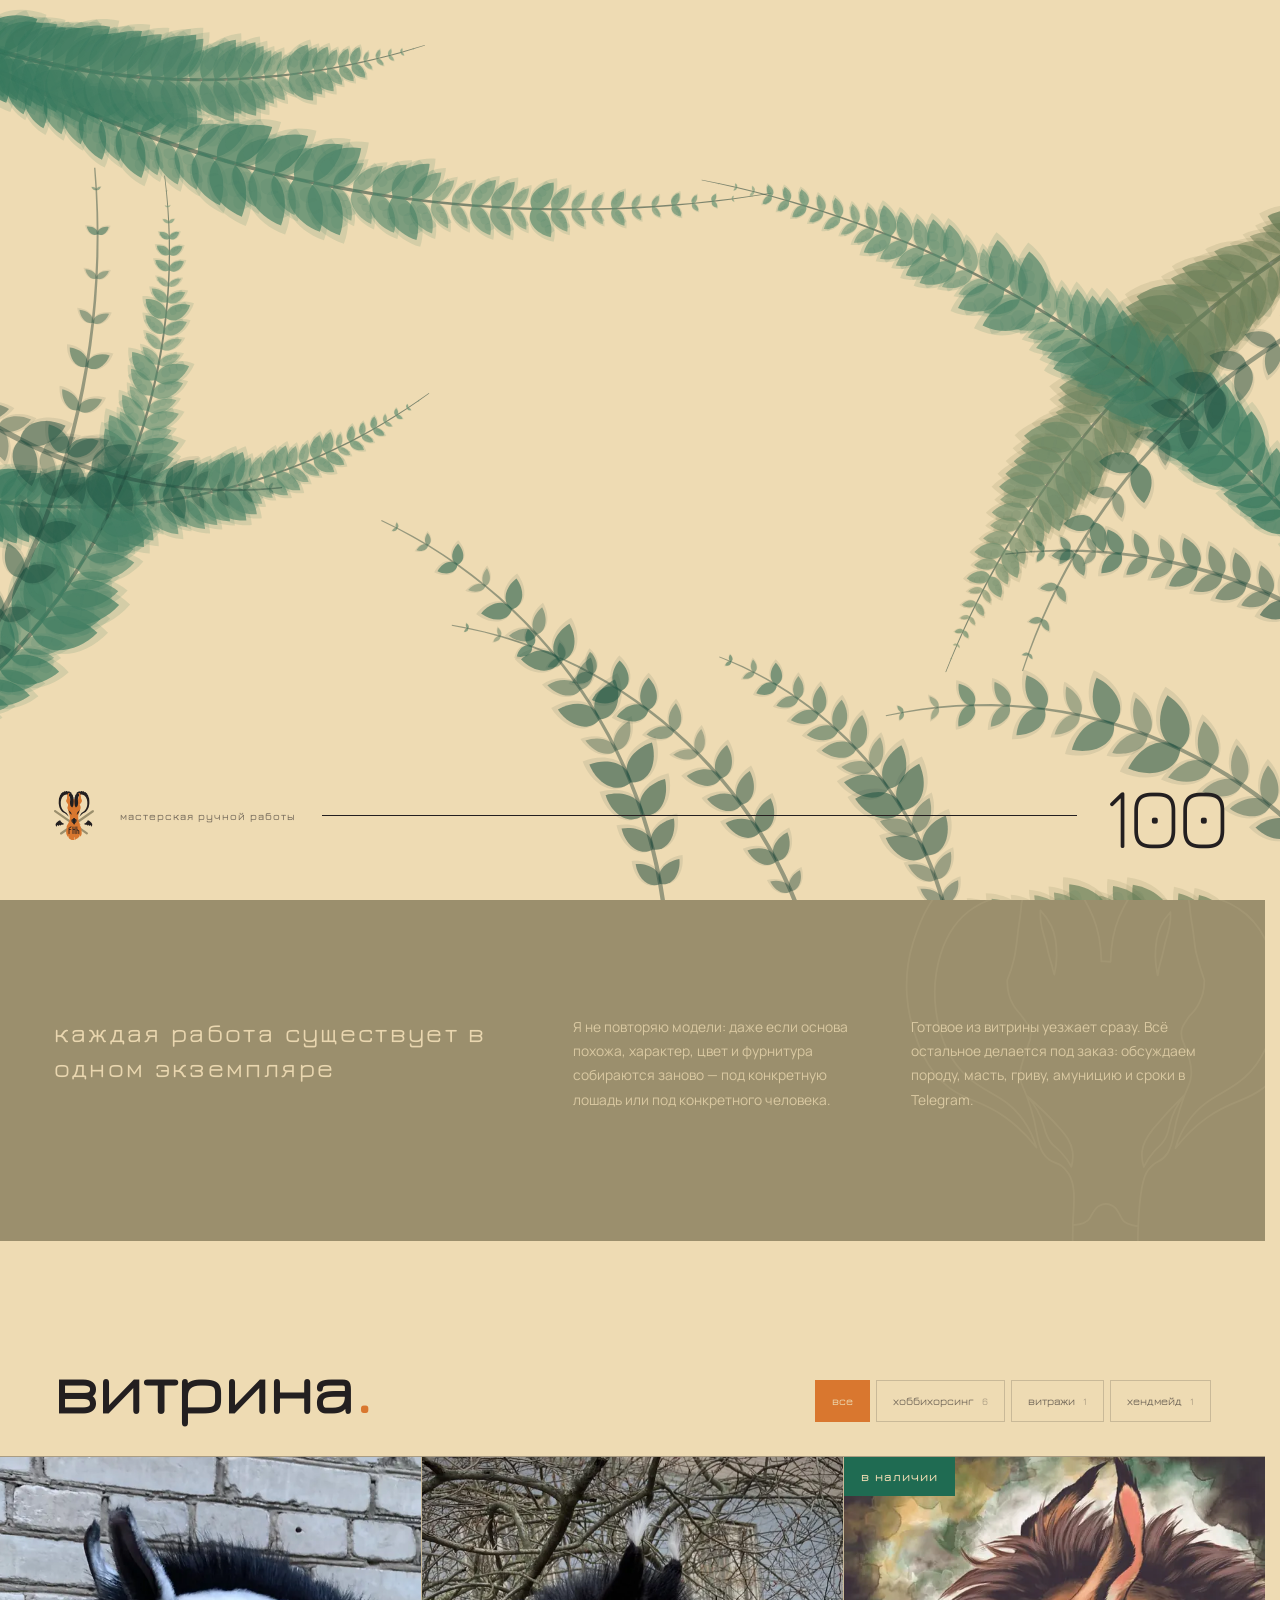
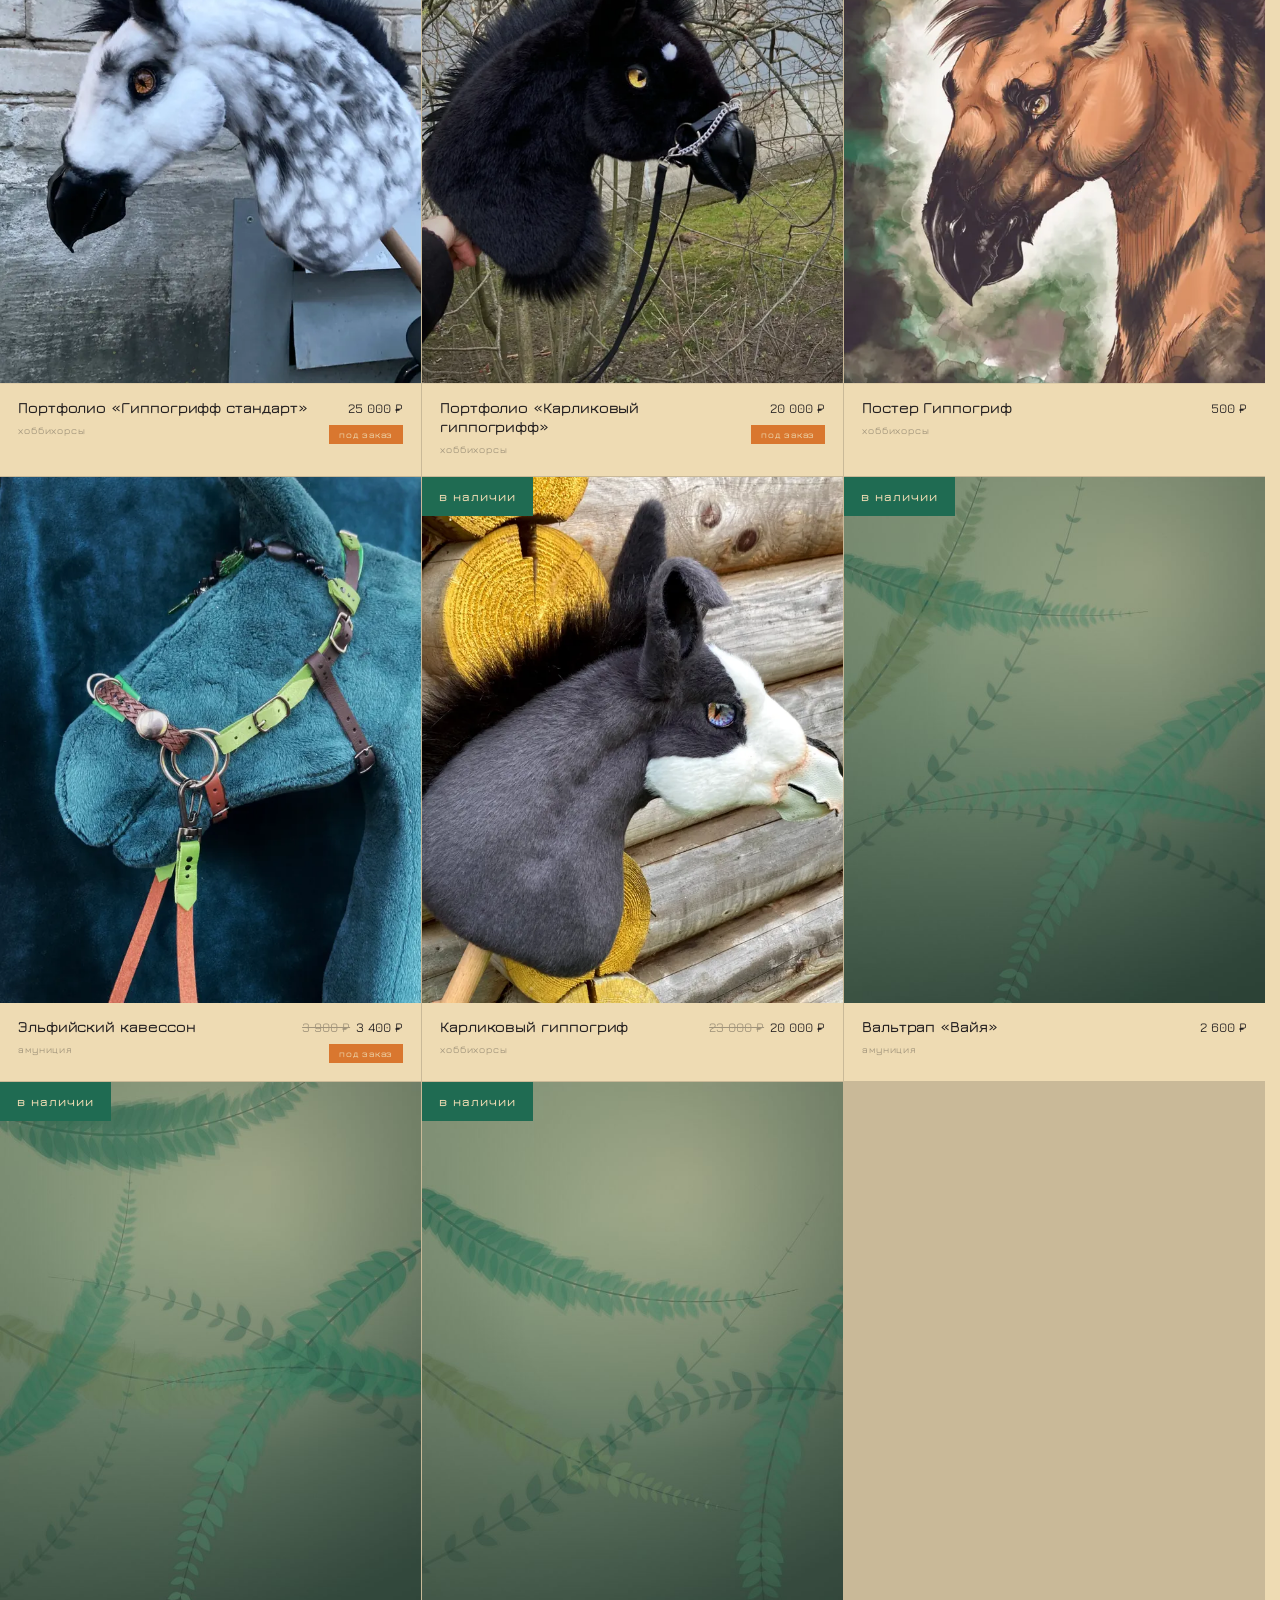
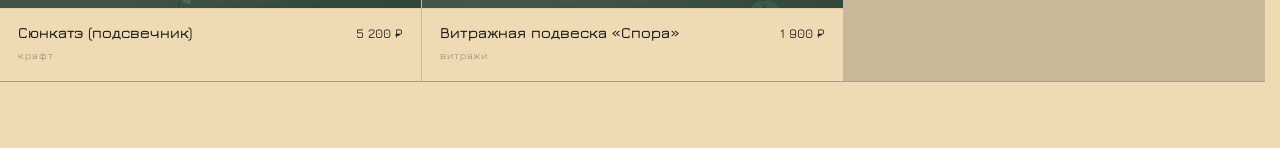
<file: index.html>
<!DOCTYPE html>
<html lang="ru">
<head>
<meta charset="utf-8">
<meta name="viewport" content="width=device-width, initial-scale=1, viewport-fit=cover">
<title>FHh — мастерская Рины Киприяновой</title>
<meta name="description" content="Витрина авторских работ: hobbyhorsing, витражи, крафтовые изделия и игрушки. Ручная работа, штучный тираж.">
<link rel="preconnect" href="https://fonts.googleapis.com">
<link rel="preconnect" href="https://fonts.gstatic.com" crossorigin>
<!-- Jura — рунический, но мягкий: тот же геометрический строй, что в
     паспорте хорса, и полная кириллица. Manrope — для длинных абзацев. -->
<link href="https://fonts.googleapis.com/css2?family=Jura:wght@300;400;500;600;700&family=Manrope:wght@400;500;600;700&display=swap" rel="stylesheet">
<!-- ?v=N — версия статики: поднимите число, если правили css/js,
     иначе у постоянных посетителей останется старая версия из кеша -->
<link rel="stylesheet" href="assets/css/style.css?v=28">
<!-- превью ссылки в Telegram / VK / мессенджерах -->
<meta property="og:type" content="website">
<meta property="og:site_name" content="FHh">
<meta property="og:title" content="FHh — мастерская Рины Киприяновой">
<meta property="og:description" content="Витрина авторских работ: hobbyhorsing, витражи, крафтовые изделия и игрушки. Ручная работа, штучный тираж.">
<meta property="og:image" content="assets/img/og.jpg">
<meta property="og:locale" content="ru_RU">
<meta name="twitter:card" content="summary_large_image">
<meta name="theme-color" content="#eedbb3" id="themeColor">
<!-- иконку вкладки собирает brand.js из того же вектора, что и логотип
     в шапке: она следует за палитрой. Ссылка ниже — запасной вариант. -->
<link rel="icon" type="image/svg+xml" href="assets/img/head.svg" id="favicon">
</head>
<body data-phase="boot">

<!-- ============ ПРЕЛОАДЕР: РАСКРЫВАЮЩИЕСЯ ПАПОРОТНИКИ ============ -->
<div id="preloader" class="pre">
  <div class="pre__sheet"></div>
  <canvas id="fern-canvas" class="pre__canvas"></canvas>
  <div class="pre__hud">
    <span class="pre__mark" id="preMark" aria-hidden="true"></span>
    <span class="pre__label mono" data-bind="siteTagline">мастерская ручной работы</span>
    <div class="pre__rule"><i id="loadFill"></i></div>
    <span class="pre__num mono" id="loadNum">00</span>
  </div>
</div>

<!-- ============ ШАПКА ============ -->
<header class="nav" id="topbar">
  <a class="nav__brand" href="#/" data-nav>
    <span class="nav__mark" id="navMark" aria-hidden="true"></span>
    <span data-bind="siteTitle">FHh</span>
  </a>
  <nav class="nav__links mono" id="navLinks">
    <a href="#/" data-nav data-route="home"><span>витрина</span></a>
    <a href="#/services" data-nav data-route="services"><span>услуги</span></a>
    <a href="#/about" data-nav data-route="about"><span>о мастере</span></a>
    <a href="#/contacts" data-nav data-route="contacts"><span>контакты</span></a>
  </nav>
  <a class="nav__tg mono" id="tgTop" href="#" target="_blank" rel="noopener">
    <svg viewBox="0 0 24 24" aria-hidden="true"><path d="M21.9 4.3 18.9 19c-.2 1-.8 1.3-1.7.8l-4.6-3.4-2.2 2.1c-.3.3-.5.5-1 .5l.4-4.9 9-8.1c.4-.3-.1-.5-.6-.2L7.1 12.8 2.5 11.4c-1-.3-1-1 .2-1.5l18-6.9c.8-.3 1.5.2 1.2 1.3z"/></svg>
    <span>написать</span>
  </a>
  <!-- иконка меню — цельный svg: у пустых <i> внутри <button> ширина
       на части мобильных браузеров схлопывается, и «сэндвич» пропадал -->
  <button class="burger" id="burger" aria-label="Меню" aria-expanded="false" aria-controls="navLinks">
    <svg viewBox="0 0 24 24" aria-hidden="true">
      <line class="burger__t" x1="3" y1="8"  x2="21" y2="8"></line>
      <line class="burger__b" x1="3" y1="16" x2="21" y2="16"></line>
    </svg>
  </button>
</header>

<main id="page">

<!-- ============ ГЛАВНАЯ: ГЕРОЙ + ВИТРИНА ОДНИМ ПОТОКОМ ============ -->
<section class="view is-active" data-view="home">

  <header class="hero" id="hero">
    <canvas class="hero__botany" id="hero-botany" aria-hidden="true"></canvas>
    <span class="hero__lineart" aria-hidden="true"></span>
    <span class="hero__ghost" data-bind="siteTitle" aria-hidden="true">FHh</span>

    <div class="hero__inner">
      <ul class="tags">
        <li data-bind="heroTag1">ручная работа</li>
        <li data-bind="heroTag2">штучный тираж</li>
        <li data-bind="heroTag3">отправка по России</li>
      </ul>

      <h1 class="hero__title">
        <span class="ln"><span data-bind="heroLine1">fantasy</span></span>
        <span class="ln"><span class="accent" data-bind="heroLine2">handmade.</span></span>
      </h1>

      <p class="hero__sub" data-bind="heroSub">Хоббихорсы и амуниция, витражи, игрушки и крафтовые вещи — сделанные так, будто выросли в лесу.</p>

      <a class="cta hero__cta" href="#shelf" id="heroCta">
        <span>смотреть витрину</span>
        <svg viewBox="0 0 24 24" aria-hidden="true"><path d="M12 4v16m0 0-6-6m6 6 6-6" fill="none" stroke="currentColor" stroke-width="1.6"/></svg>
      </a>
    </div>

    <div class="hero__foot mono">
      <span data-bind="heroFootL">мастерская · Рина Киприянова</span>
      <span id="heroCount">—</span>
    </div>
  </header>

  <!-- ---- манифест: единственный цветной блок на сайте ---- -->
  <section class="band">
    <span class="band__lineart" aria-hidden="true"></span>
    <p class="band__lead mono" data-bind="bandLead">каждая работа существует в одном экземпляре</p>
    <div class="band__text" data-bind-html="bandText"></div>
  </section>

  <!-- ---- витрина ---- -->
  <section class="shelf" id="shelf">
    <div class="head">
      <h2 class="head__title">витрина<em>.</em></h2>
      <!-- на телефоне: крупная лента или мелкая сетка -->
      <button class="cardmode mono" data-cardmode aria-pressed="false">
        <svg viewBox="0 0 24 24" aria-hidden="true">
          <rect class="cardmode__a" x="3" y="3" width="8" height="8"></rect>
          <rect class="cardmode__b" x="13" y="3" width="8" height="8"></rect>
          <rect class="cardmode__c" x="3" y="13" width="8" height="8"></rect>
          <rect class="cardmode__d" x="13" y="13" width="8" height="8"></rect>
        </svg>
        <span>сетка</span>
      </button>
      <div class="filters mono" id="filters"></div>
    </div>
    <div class="grid" id="grid"></div>
    <p class="grid-empty mono" id="gridEmpty" hidden>пока пусто — добавьте работы в панели управления</p>
  </section>

</section>

<!-- ============ УСЛУГИ ============
     Не витрина: здесь то, что делается вместе с человеком — аренда,
     занятия, турниры и уже проведённые мероприятия. -->
<section class="view view--text" data-view="services">
  <div class="head"><h2 class="head__title">услуги<em>.</em></h2></div>
  <div class="prose services__lead" data-bind-html="servicesLead"></div>
  <div class="services" id="services"></div>
  <p class="grid-empty mono" id="servicesEmpty" hidden>пока пусто — добавьте услуги в панели управления</p>
</section>

<!-- ============ О МАСТЕРЕ ============ -->
<section class="view view--text" data-view="about">
  <div class="head"><h2 class="head__title">о мастере<em>.</em></h2></div>
  <div class="about">
    <div class="about__col">
      <div class="prose" data-bind-html="aboutText"></div>
      <!-- разделы со своими кнопками собираются в панели управления -->
      <div class="blocks" id="aboutBlocks"></div>
    </div>
    <!-- снимки плавают сами по себе; от того, на который навели курсор,
         соседи разбегаются. На телефоне тап разворачивает кадр по центру -->
    <div class="drift" id="drift" aria-hidden="true"></div>
  </div>
</section>

<!-- ============ КОНТАКТЫ ============ -->
<section class="view view--text" data-view="contacts">
  <div class="head"><h2 class="head__title">контакты<em>.</em></h2></div>
  <div class="prose" data-bind-html="contactsText"></div>
  <div class="blocks" id="contactsBlocks"></div>
  <a class="cta" id="tgContacts" href="#" target="_blank" rel="noopener">
    <span>написать в telegram</span>
    <svg viewBox="0 0 24 24" aria-hidden="true"><path d="M4 12h16m0 0-6-6m6 6-6 6" fill="none" stroke="currentColor" stroke-width="1.6"/></svg>
  </a>
</section>

</main>

<footer class="foot mono">
  <span class="foot__mark" id="footMark" aria-hidden="true"></span>
  <span data-bind="footerNote">© FHh · Рина Киприянова</span>
  <a class="foot__tg" id="tgFoot" href="#" target="_blank" rel="noopener">t.me</a>
  <button class="foot__admin" id="adminOpen" title="Панель управления">·</button>
</footer>

<!-- ============ ГРУППА ТОВАРОВ: СТРАНИЦА, ПЕРЕЛИСТЫВАЮЩАЯСЯ СНИЗУ ============ -->
<div class="gsheet" id="gsheet" aria-hidden="true">
  <div class="gsheet__stack" id="gsheetStack"></div>
</div>

<!-- ============ КАРТОЧКА РАБОТЫ ============ -->
<div class="sheet" id="product" aria-hidden="true">
  <div class="sheet__scrim"></div>
  <article class="sheet__panel">
    <button class="sheet__close" id="prodClose" aria-label="Закрыть"><span></span><span></span></button>
    <div class="sheet__media">
      <div class="sheet__imgs" id="prodImgWrap"></div>
      <div class="sheet__thumbs" id="prodThumbs"></div>
    </div>
    <div class="sheet__body">
      <p class="mono sheet__cat" id="prodCat"></p>
      <h3 class="sheet__title" id="prodTitle"></h3>
      <div class="sheet__price"><span id="prodPrice"></span><em class="mono st" id="prodStatus"></em></div>
      <div class="sheet__desc prose" id="prodDesc"></div>
      <ul class="specs mono" id="prodSpecs"></ul>
      <button class="cta cta--fill" id="buyBtn">
        <span class="cta__label">купить в telegram</span>
        <svg viewBox="0 0 24 24" aria-hidden="true"><path d="M4 12h16m0 0-6-6m6 6-6 6" fill="none" stroke="currentColor" stroke-width="1.6"/></svg>
      </button>
      <p class="mono sheet__hint">текст заявки скопируется — останется вставить в чат</p>
    </div>
  </article>
</div>

<!-- ============ АДМИН ============ -->
<div class="admin" id="admin" aria-hidden="true">
  <div class="admin__scrim"></div>
  <div class="admin__win">
    <header class="admin__top">
      <b>панель управления</b>
      <div class="admin__tabs" id="adminTabs"></div>
      <button class="admin__close mono" id="adminClose">закрыть</button>
    </header>
    <div class="admin__body" id="adminBody"></div>
    <footer class="admin__foot">
      <span class="mono" id="adminStatus"></span>
      <div class="admin__footbtns">
        <button class="btn btn--ghost" id="expBtn">Экспорт JSON</button>
        <button class="btn btn--ghost" id="impBtn">Импорт JSON</button>
        <button class="btn btn--solid" id="saveBtn">Сохранить</button>
      </div>
    </footer>
  </div>
</div>

<div class="lock" id="lock" aria-hidden="true">
  <form class="lock__box" id="lockForm">
    <p>вход в панель управления</p>
    <input type="password" id="lockPass" placeholder="пароль" autocomplete="current-password">
    <button class="btn btn--solid" type="submit">Войти</button>
    <small id="lockErr"></small>
  </form>
</div>

<div class="toast mono" id="toast"></div>
<canvas id="wipe-canvas" class="wipe-canvas" aria-hidden="true"></canvas>

<script src="assets/js/config.js?v=28"></script>
<script src="assets/js/brand.js?v=28"></script>
<script src="assets/js/store.js?v=28"></script>
<script src="assets/js/botanica.js?v=28"></script>
<script src="assets/js/ui.js?v=28"></script>
<script src="assets/js/admin.js?v=28"></script>
</body>
</html>
</file>
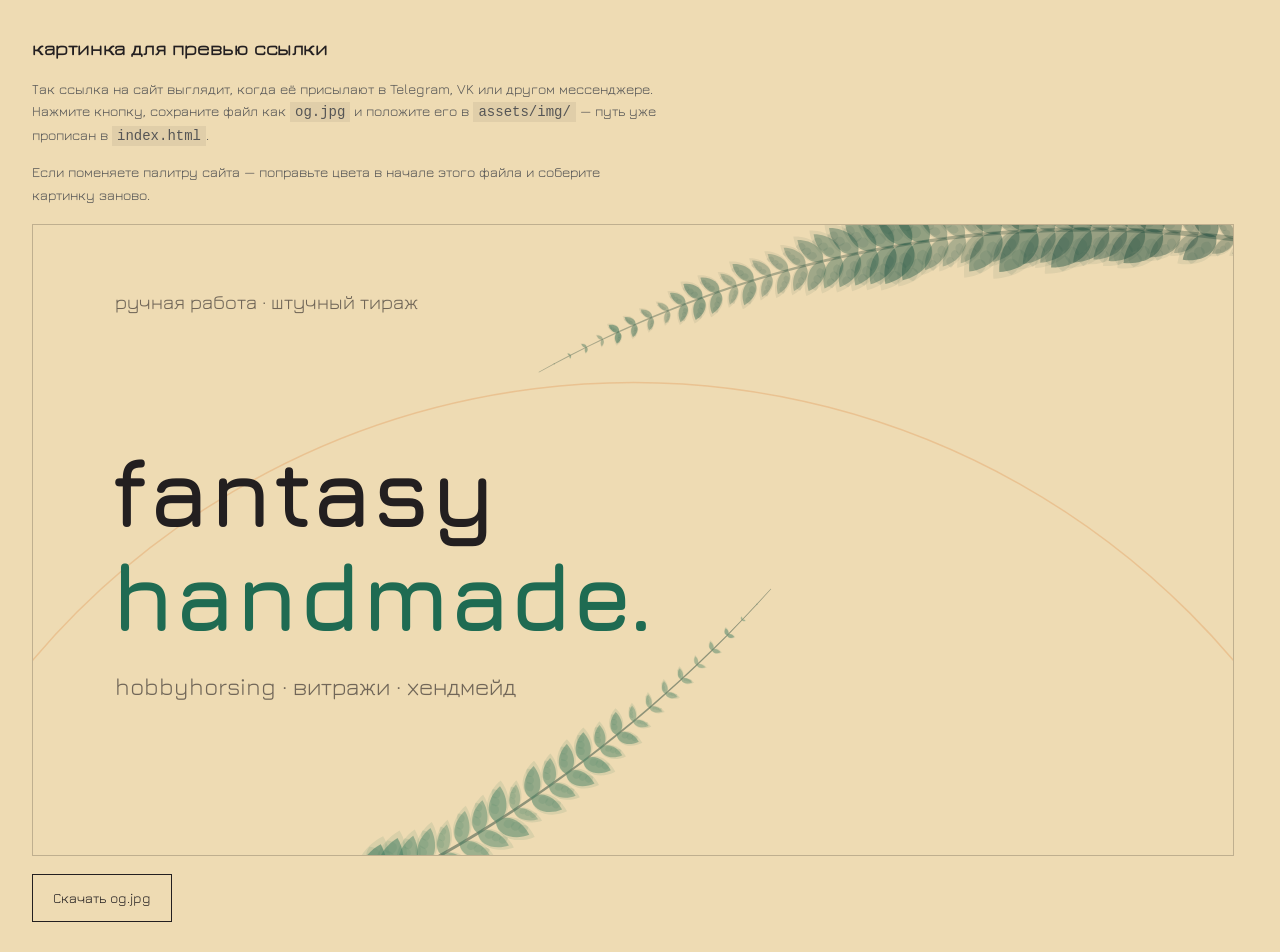
<file: tools/og.html>
<!DOCTYPE html>
<html lang="ru">
<head>
<meta charset="utf-8">
<title>Картинка для превью ссылки — FHh</title>
<meta name="viewport" content="width=device-width, initial-scale=1">
<meta name="robots" content="noindex">
<link href="https://fonts.googleapis.com/css2?family=Jura:wght@400;700&display=swap" rel="stylesheet">
<style>
  :root{
    /* держите эти цвета такими же, как в assets/css/style.css */
    --paper:#eedbb3; --ink:#231f20; --olive:#9b8f6d; --rust:#d9772f; --emerald:#1f6b52;
  }
  body{margin:0;padding:32px;background:var(--paper);color:var(--ink);
    font:400 14px/1.6 "Jura",Consolas,monospace}
  h1{font-family:"Jura",sans-serif;font-weight:700;font-size:20px;
    letter-spacing:-.02em;text-transform:lowercase;margin:0 0 6px}
  p{max-width:70ch;color:#555}
  canvas{max-width:100%;height:auto;border:1px solid rgba(0,0,0,.2);margin:18px 0;display:block}
  a.btn{display:inline-block;padding:12px 20px;border:1px solid var(--ink);
    text-decoration:none;color:var(--ink)}
  a.btn:hover{background:var(--ink);color:var(--paper)}
  code{background:rgba(0,0,0,.06);padding:2px 5px}
</style>
</head>
<body>

<h1>картинка для превью ссылки</h1>
<p>Так ссылка на сайт выглядит, когда её присылают в Telegram, VK или другом мессенджере.
Нажмите кнопку, сохраните файл как <code>og.jpg</code> и положите его в
<code>assets/img/</code> — путь уже прописан в <code>index.html</code>.</p>
<p>Если поменяете палитру сайта — поправьте цвета в начале этого файла и соберите картинку заново.</p>

<canvas id="cv" width="1200" height="630"></canvas>
<a class="btn" id="dl" download="og.jpg">Скачать og.jpg</a>

<script src="../assets/js/botanica.js"></script>
<script>
(function () {
  var B = window.FHh.bot;
  var cv = document.getElementById('cv');
  var g = cv.getContext('2d');
  var W = cv.width, H = cv.height;

  function draw() {
    var pal = B.palette();
    g.fillStyle = 'rgb(' + pal.paper.join(',') + ')';
    g.fillRect(0, 0, W, H);

    // дуга, как в шапке сайта
    g.strokeStyle = 'rgba(' + pal.brass.join(',') + ',0.25)';
    g.lineWidth = 1.5;
    g.beginPath();
    g.arc(W * .5, H * 1.5, H * 1.25, Math.PI * 1.08, Math.PI * 1.92);
    g.stroke();

    // ботаника по углам
    var scale = Math.min(W, H) / 620;
    [
      { x: -W * .06, y: H * 1.26, ang: -0.13, len: .78, a: .85, tone: 'moss', detail: true, seed: 778 },
      { x: W * 1.06, y: H * .04, ang: Math.PI + 0.2, len: .66, a: .62, tone: 'deep', detail: true, seed: 1091 },
      { x: W * 1.04, y: H * 1.06, ang: Math.PI - 0.22, len: .48, a: .4, tone: 'warm', detail: false, seed: 1404 }
    ].forEach(function (an) {
      g.save();
      g.globalAlpha = an.a;
      B.frond(g, {
        x: an.x, y: an.y, ang: an.ang,
        len: Math.max(W, H) * an.len,
        segs: an.detail ? 44 : 34,
        curve: -0.7, curlAmt: 2.8,
        pinna: 46 * scale, width: 5 * scale,
        seed: an.seed, detail: an.detail, tone: an.tone
      }, 1, 0, pal, 1);
      g.restore();
    });

    // типографика
    g.fillStyle = 'rgb(' + pal.ink.join(',') + ')';
    g.font = '700 96px Jura, sans-serif';
    g.textBaseline = 'alphabetic';
    g.fillText('fantasy', 78, H * .48);
    g.fillStyle = 'rgb(' + pal.moss.join(',') + ')';
    g.fillText('handmade.', 78, H * .48 + 104);

    g.fillStyle = 'rgba(' + pal.ink.join(',') + ',0.62)';
    g.font = '400 24px Jura, sans-serif';
    g.fillText('hobbyhorsing · витражи · хендмейд', 82, H * .48 + 168);

    g.font = '400 20px Jura, sans-serif';
    g.fillText('ручная работа · штучный тираж', 82, 84);

    document.getElementById('dl').href = cv.toDataURL('image/jpeg', 0.9);
  }

  if (document.fonts && document.fonts.ready) document.fonts.ready.then(draw);
  else setTimeout(draw, 400);
})();
</script>
</body>
</html>
</file>
<file: assets/css/style.css>
/* ============================================================
   FHh — мастерская Рины Киприяновой
   Редакционный грид + рунические подписи + один цветной блок.
   Ботаника — акцент (прелоадер и углы героя), не обои.

   ЦВЕТА НЕ ЗАШИТЫ. Пять базовых токенов (paper / ink / rust /
   olive / emerald) и пять ролей (accent / band / badge / seal /
   logo-ring) приходят из панели управления через inline-стиль на
   <html>. Значения ниже — только запасной вариант, если скрипт
   не успел отработать.
   ============================================================ */

:root{
  /* базовые токены — палитра «Паспорт хорса» */
  --paper:#eedbb3;
  --ink:#231f20;
  --rust:#d9772f;
  --olive:#9b8f6d;
  --emerald:#1f6b52;

  /* роли: чем именно красится тот или иной элемент */
  --accent:var(--rust);
  --band-bg:var(--olive);
  --badge:var(--rust);
  --seal:var(--emerald);
  --ok:var(--emerald);          /* «в наличии» */
  --logo-ring:var(--olive);
  --logo-body:var(--rust);
  --logo-ink:var(--ink);

  /* производные: смена палитры пересчитывает всё, включая тёмные темы */
  --paper-2:color-mix(in srgb,var(--paper) 93%,var(--ink));
  --paper-3:color-mix(in srgb,var(--paper) 86%,var(--ink));
  --ink-soft:color-mix(in srgb,var(--ink) 62%,var(--paper));
  --ink-mute:color-mix(in srgb,var(--ink) 38%,var(--paper));
  --line:color-mix(in srgb,var(--ink) 18%,transparent);
  --line-2:color-mix(in srgb,var(--ink) 32%,transparent);
  --on-band:color-mix(in srgb,var(--paper) 94%,var(--band-bg));
  --on-band-soft:color-mix(in srgb,var(--paper) 76%,var(--band-bg));

  --gut:clamp(16px,4.2vw,72px);
  --card-min:340px;             /* от него считается число колонок витрины */
  --maxw:1560px;
  --fs:1;                       /* масштаб шрифта из панели */
  --gsheet-top:clamp(78px,10vh,108px);

  --f-display:"Jura","Segoe UI",Arial,sans-serif;
  --f-text:"Manrope","Segoe UI",Calibri,Arial,sans-serif;
  --f-mono:"Jura","Segoe UI",Arial,sans-serif;
  --mono-track:.09em;

  --ease:cubic-bezier(.22,1,.36,1);
  --ease-io:cubic-bezier(.76,0,.24,1);
  --anim:1;
}

/* «спокойные» подписи: рунический строй уходит из мелких надписей,
   акцентный шрифт заголовков задаётся отдельно в панели */
body[data-font="clean"]{
  --f-mono:"Manrope","Segoe UI",Calibri,Arial,sans-serif;
  --mono-track:.04em;
}

*,*::before,*::after{box-sizing:border-box}
html{-webkit-text-size-adjust:100%;scroll-behavior:smooth;scrollbar-gutter:stable}
body{
  margin:0;background:var(--paper);color:var(--ink);
  font-family:var(--f-text);font-weight:400;
  font-size:calc(15.5px * var(--fs));line-height:1.62;
  -webkit-font-smoothing:antialiased;overflow-x:hidden;
}
body[data-phase="boot"],body[data-phase="reveal"]{overflow:hidden;height:100%}
body[data-phase="boot"] .nav,body[data-phase="boot"] .foot{visibility:hidden}
img{display:block;max-width:100%}
button{font:inherit;color:inherit;background:none;border:0;cursor:pointer}
a{color:inherit;text-decoration:none}
::selection{background:var(--accent);color:var(--paper)}
:focus-visible{outline:2px solid var(--accent);outline-offset:2px}

.mono{font-family:var(--f-mono);font-weight:500;letter-spacing:var(--mono-track)}

/* фирменные фигуры как декор: красятся текущим цветом через маску */
.mark-lineart{
  -webkit-mask-repeat:no-repeat;mask-repeat:no-repeat;
  -webkit-mask-position:center;mask-position:center;
  -webkit-mask-size:contain;mask-size:contain;
  background:currentColor;display:block}
.mark-lineart{-webkit-mask-image:url(../img/lineart.svg);mask-image:url(../img/lineart.svg)}

/* ============ ПРЕЛОАДЕР ============
   Один непрерывный ход: вайи раскрываются → раздвигаются с наездом камеры →
   бумажный лист уезжает вверх и открывает уже стоящий на месте герой.        */
.pre{position:fixed;inset:0;z-index:100;pointer-events:none}
.pre__sheet{position:absolute;inset:0;background:var(--paper);
  transform:translateY(0);transition:transform 1s .32s var(--ease-io)}
.pre__canvas{position:absolute;inset:0;width:100%;height:100%;
  transition:opacity .5s .3s linear}
.pre__hud{position:absolute;left:var(--gut);right:var(--gut);bottom:clamp(26px,5vh,52px);
  display:flex;align-items:center;gap:clamp(10px,2.4vw,26px);
  transition:opacity .35s linear,transform .7s var(--ease)}
.pre__mark{width:clamp(26px,4vw,40px);flex:none;opacity:0;animation:fadeIn .8s .15s forwards}
.pre__mark svg{width:100%;height:auto;display:block}
.pre__label{font-size:calc(11px * var(--fs));color:var(--ink-soft);white-space:nowrap;
  opacity:0;animation:fadeIn .8s .2s forwards}
.pre__rule{flex:1;height:1px;background:var(--line);overflow:hidden;min-width:20px}
.pre__rule i{display:block;height:100%;width:0;background:var(--ink);
  transition:width .4s var(--ease)}
.pre__num{font-size:clamp(30px,7vw,88px);font-weight:300;line-height:.9;
  letter-spacing:-.04em;font-variant-numeric:tabular-nums;
  opacity:0;animation:fadeIn .8s .2s forwards}
@keyframes fadeIn{to{opacity:1}}

/* Состояние «заставка ушла» держится и на фазе live: иначе, как только
   сцена загрузки заканчивается, правила перестают действовать и лист
   съезжает обратно вниз, а счётчик и папоротники проявляются заново. */
body[data-phase="reveal"] .pre__sheet,
body[data-phase="live"] .pre__sheet{transform:translateY(-101%)}
body[data-phase="reveal"] .pre__canvas,
body[data-phase="live"] .pre__canvas{opacity:0}
body[data-phase="reveal"] .pre__hud,
body[data-phase="live"] .pre__hud{opacity:0;transform:translateY(26px)}

/* ============ ШАПКА ============ */
.nav{position:fixed;top:0;left:0;right:0;z-index:40;
  display:flex;align-items:center;gap:clamp(10px,3vw,34px);
  padding:14px var(--gut);
  padding-top:max(14px,env(safe-area-inset-top));
  opacity:0;transform:translateY(-12px);
  transition:opacity .6s var(--ease),transform .7s var(--ease);
  border-bottom:1px solid transparent}
body[data-phase="live"] .nav{opacity:1;transform:none;transition-delay:.15s}
/* Никакого backdrop-filter у шапки: он делает .nav содержащим блоком для
   position:fixed потомков, и раскрытое меню начинает мерить inset:0 от
   полоски шапки. Safari держит этот слой даже после сброса свойства,
   поэтому фон просто сплошной. */
.nav.is-solid{background:var(--paper);border-bottom-color:var(--line)}
.nav__brand{display:flex;align-items:center;gap:13px;min-width:0;
  font-family:var(--f-display);font-weight:700;font-size:calc(22px * var(--fs));
  letter-spacing:.01em}
.nav__mark{width:52px;height:52px;flex:none;display:block;
  transition:transform .7s var(--ease)}
.nav__mark svg{width:100%;height:100%;display:block}
.nav__brand:hover .nav__mark{transform:rotate(-8deg) scale(1.12)}
.nav__links{display:flex;gap:clamp(14px,2.4vw,30px);margin-left:auto;
  font-size:calc(12.5px * var(--fs))}
.nav__links a span{position:relative;display:inline-block;padding:3px 0;color:var(--ink-soft);
  transition:color .35s}
.nav__links a span::after{content:"";position:absolute;left:0;bottom:0;height:1px;width:100%;
  background:currentColor;transform:scaleX(0);transform-origin:right;
  transition:transform .5s var(--ease)}
.nav__links a:hover span{color:var(--ink)}
.nav__links a:hover span::after{transform:scaleX(1);transform-origin:left}
.nav__links a.is-active span{color:var(--ink)}
.nav__links a.is-active span::after{transform:scaleX(1)}
.nav__tg{display:flex;align-items:center;gap:8px;font-size:calc(12px * var(--fs));
  padding:9px 16px;border:1px solid var(--line-2);position:relative;overflow:hidden;
  transition:color .4s var(--ease),border-color .4s}
.nav__tg svg{width:13px;height:13px;fill:currentColor;position:relative;z-index:2}
.nav__tg span{position:relative;z-index:2}
.nav__tg::before{content:"";position:absolute;inset:0;background:var(--ink);
  transform:translateY(101%);transition:transform .5s var(--ease)}
.nav__tg:hover{color:var(--paper);border-color:var(--ink)}
.nav__tg:hover::before{transform:none}

/* сэндвич-меню: цельный svg, ширина не зависит от вложенных пустых блоков */
.burger{display:none;width:44px;height:44px;margin:-8px -10px -8px 0;
  align-items:center;justify-content:center;flex:none;color:var(--ink)}
.burger svg{width:26px;height:26px;display:block;overflow:visible}
.burger line{stroke:currentColor;stroke-width:2;stroke-linecap:round;
  transform-origin:12px 12px;
  transition:transform .38s var(--ease),opacity .2s}
.nav.is-menu .burger__t{transform:translateY(4px) rotate(45deg)}
.nav.is-menu .burger__b{transform:translateY(-4px) rotate(-45deg)}

/* ============ ГЕРОЙ ============ */
.hero{position:relative;min-height:100svh;display:flex;flex-direction:column;
  justify-content:center;padding:clamp(96px,14vh,140px) var(--gut) clamp(56px,9vh,90px);
  overflow:hidden}
.hero__botany{position:absolute;inset:0;width:100%;height:100%;pointer-events:none;
  opacity:0;transition:opacity 1.1s .25s var(--ease)}
body[data-phase="live"] .hero__botany{opacity:1}
/* лайнарт головы из паспорта: водяной знак, а не картинка */
.hero__lineart{position:absolute;right:calc(var(--gut) * -0.35);top:50%;
  width:min(46vw,540px);height:min(78vh,640px);transform:translateY(-50%);
  color:var(--ink);opacity:0;pointer-events:none;z-index:1;
  -webkit-mask-image:url(../img/lineart.svg);mask-image:url(../img/lineart.svg);
  -webkit-mask-repeat:no-repeat;mask-repeat:no-repeat;
  -webkit-mask-position:center;mask-position:center;
  -webkit-mask-size:contain;mask-size:contain;background:currentColor;
  transition:opacity 1.6s .5s var(--ease)}
body[data-phase="live"] .hero__lineart{opacity:.085}
body[data-lineart="0"] .hero__lineart,
body[data-lineart="0"] .band__lineart{display:none}
/* ghost-логотип: подложка, а не второй заголовок — уходит вправо и еле заметен */
.hero__ghost{position:absolute;right:-.1em;bottom:-.2em;top:auto;transform:translateY(14px);
  font-family:var(--f-display);font-weight:700;
  font-size:min(26vw,32vh);line-height:.8;letter-spacing:-.05em;
  color:color-mix(in srgb,var(--paper) 95%,var(--ink));
  pointer-events:none;user-select:none;white-space:nowrap;z-index:0;
  opacity:0;transition:opacity 1.3s .1s var(--ease),transform 1.5s var(--ease)}
body[data-phase="live"] .hero__ghost{opacity:1;transform:translateY(0)}
.hero__inner{position:relative;z-index:2;max-width:var(--maxw);width:100%;margin:0 auto}

.tags{display:flex;flex-wrap:wrap;gap:6px;list-style:none;padding:0;margin:0 0 clamp(20px,4vh,40px);
  font-family:var(--f-mono);font-weight:500;letter-spacing:var(--mono-track);
  font-size:calc(10.5px * var(--fs));color:var(--ink-soft)}
.tags li{border:1px solid var(--line);padding:5px 11px;
  opacity:0;transform:translateY(10px)}
body[data-phase="live"] .tags li{animation:rise .7s var(--ease) forwards}
body[data-phase="live"] .tags li:nth-child(1){animation-delay:.3s}
body[data-phase="live"] .tags li:nth-child(2){animation-delay:.36s}
body[data-phase="live"] .tags li:nth-child(3){animation-delay:.42s}
@keyframes rise{to{opacity:1;transform:none}}

.hero__title{font-family:var(--f-display);font-weight:700;margin:0;
  font-size:clamp(42px,10.5vw,168px);line-height:.96;letter-spacing:-.02em;
  text-transform:lowercase}
.hero__title .accent{color:var(--accent)}
/* overflow:hidden нужен для выезда строки, но он же срезал хвост «y» —
   добавляем запас снизу и убираем его отрицательным полем */
.ln{display:block;overflow:hidden;padding-bottom:.22em;margin-bottom:-.16em}
.ln>span{display:block;transform:translateY(108%)}
body[data-phase="live"] .ln>span{animation:lnUp 1.05s var(--ease) forwards}
body[data-phase="live"] .ln:nth-child(1)>span{animation-delay:.24s}
body[data-phase="live"] .ln:nth-child(2)>span{animation-delay:.34s}
@keyframes lnUp{to{transform:none}}

.hero__sub{max-width:42ch;margin:clamp(20px,3.4vh,36px) 0 0;color:var(--ink-soft);
  font-size:clamp(14px,1.15vw,17px);opacity:0;transform:translateY(12px)}
body[data-phase="live"] .hero__sub{animation:rise .8s var(--ease) .52s forwards}

.hero__cta{margin-top:clamp(26px,4vh,44px);opacity:0;transform:translateY(12px)}
body[data-phase="live"] .hero__cta{animation:rise .8s var(--ease) .62s forwards}

.hero__foot{position:absolute;left:var(--gut);right:var(--gut);bottom:18px;z-index:2;
  display:flex;justify-content:space-between;gap:14px;flex-wrap:wrap;
  font-size:calc(10.5px * var(--fs));color:var(--ink-mute);
  opacity:0;transition:opacity .8s .9s}
body[data-phase="live"] .hero__foot{opacity:1}

/* ============ CTA ============ */
.cta{display:inline-flex;align-items:center;gap:12px;
  font-family:var(--f-mono);font-weight:500;font-size:calc(12px * var(--fs));
  letter-spacing:var(--mono-track);
  padding:15px 26px;border:1px solid var(--ink);position:relative;overflow:hidden;
  min-height:48px;
  /* матовое стекло: кнопка читается поверх ботаники, но не глушит её */
  background:color-mix(in srgb,var(--paper) 55%,transparent);
  -webkit-backdrop-filter:blur(10px) saturate(125%);
  backdrop-filter:blur(10px) saturate(125%);
  box-shadow:inset 0 1px 0 color-mix(in srgb,var(--paper) 65%,transparent);
  transition:color .45s var(--ease),border-color .45s,background .45s}
.cta svg{width:15px;height:15px;position:relative;z-index:2;
  transition:transform .5s var(--ease)}
.cta>span{position:relative;z-index:2}
.cta::before{content:"";position:absolute;inset:0;background:var(--ink);
  transform:translateY(101%);transition:transform .5s var(--ease)}
.cta:hover{color:var(--paper)}
.cta:hover::before{transform:none}
.hero__cta:hover svg{transform:translateY(4px)}
.cta--fill{width:100%;justify-content:space-between;background:var(--ink);color:var(--paper);
  margin-top:26px;-webkit-backdrop-filter:none;backdrop-filter:none;box-shadow:none}
.cta--fill::before{background:var(--accent)}
.cta--fill:hover{border-color:var(--accent)}
.cta[disabled]{opacity:.4;pointer-events:none}
/* кнопка внутри раздела: та же кнопка, только компактнее — их в ряду
   может быть несколько, и полноразмерные разбивали бы колонку */
.cta--sm{padding:11px 18px;min-height:40px;font-size:calc(11px * var(--fs))}
.cta--sm svg{width:13px;height:13px}

/* ============ ЦВЕТНОЙ БЛОК-МАНИФЕСТ ============ */
.band{position:relative;overflow:hidden;background:var(--band-bg);color:var(--on-band);
  padding:clamp(46px,9vw,120px) var(--gut);
  display:grid;grid-template-columns:minmax(0,1fr) minmax(0,1.4fr);
  gap:clamp(24px,5vw,90px);align-items:start}
.band__lineart{position:absolute;right:-4%;top:-18%;width:min(40vw,420px);height:136%;
  color:var(--paper);opacity:.09;pointer-events:none;
  -webkit-mask-image:url(../img/lineart.svg);mask-image:url(../img/lineart.svg);
  -webkit-mask-repeat:no-repeat;mask-repeat:no-repeat;
  -webkit-mask-position:center;mask-position:center;
  -webkit-mask-size:contain;mask-size:contain;background:currentColor}
/* водяной знак должен остаться вне потока: правило ниже делало его
   обычной ячейкой сетки, и крупная строка съезжала во вторую колонку */
.band>*:not(.band__lineart){position:relative;z-index:1}
.band__lead{font-size:clamp(16px,2.2vw,26px);line-height:1.35;margin:0;
  color:var(--on-band)}
.band__text{font-size:calc(13.8px * var(--fs));line-height:1.75;
  color:var(--on-band-soft);
  columns:2;column-gap:clamp(20px,3vw,54px)}
.band__text p{margin:0 0 1em}

/* ============ ЗАГОЛОВКИ РАЗДЕЛОВ ============ */
.head{display:flex;align-items:flex-end;justify-content:space-between;gap:24px;
  flex-wrap:wrap;padding:clamp(52px,9vw,110px) var(--gut) clamp(20px,3vw,34px)}
.head__title{font-family:var(--f-display);font-weight:700;margin:0;
  font-size:clamp(30px,5.6vw,74px);line-height:1;letter-spacing:-.02em;
  text-transform:lowercase}
.head__title em{font-style:normal;color:var(--accent)}

/* ---- переключатель групп товаров ---- */
/* переключатель «лента / сетка» — только для телефона */
.cardmode{display:none;align-items:center;gap:8px;
  padding:9px 14px;min-height:42px;border:1px solid var(--line-2);
  font-size:calc(11.5px * var(--fs));color:var(--ink-soft);
  transition:color .3s,border-color .3s,background .3s}
.cardmode svg{width:15px;height:15px;fill:currentColor}
.cardmode svg rect{transition:x .3s var(--ease),width .3s var(--ease)}
.cardmode[aria-pressed="true"]{background:var(--ink);border-color:var(--ink);color:var(--paper)}
/* в режиме сетки иконка складывается в две широкие полосы — это «лента» */
.cardmode[aria-pressed="true"] svg rect{x:3;width:18}

.filters{display:flex;gap:6px;flex-wrap:wrap;font-size:calc(11.5px * var(--fs))}
.filters button{padding:10px 16px;border:1px solid var(--line);color:var(--ink-soft);
  position:relative;overflow:hidden;min-height:42px;
  display:inline-flex;align-items:center;gap:8px;
  transition:color .35s,border-color .35s}
.filters button span{position:relative;z-index:2}
.filters button i{position:relative;z-index:2;font-style:normal;opacity:.55;
  font-size:.85em}
.filters button::before{content:"";position:absolute;inset:0;background:var(--ink);
  transform:translateY(101%);transition:transform .4s var(--ease)}
.filters button:hover{color:var(--ink);border-color:var(--line-2)}
.filters button.is-on{color:var(--paper);border-color:var(--ink)}
.filters button.is-on::before{transform:none}
.filters button[data-cat="all"].is-on{border-color:var(--accent)}
.filters button[data-cat="all"].is-on::before{background:var(--accent)}

/* ============ ВИТРИНА ============
   Разделители нарисованы фоном сетки: любое число колонок даёт ровные
   хайрлайны без пересчёта nth-child. */
.grid{display:grid;
  grid-template-columns:repeat(auto-fill,minmax(min(100%,var(--card-min)),1fr));
  gap:1px;background:var(--line);
  border-top:1px solid var(--line);border-bottom:1px solid var(--line)}
.grid:empty{border-bottom:0}
.grid-empty{display:flex;align-items:center;gap:16px;
  padding:60px var(--gut) 120px;color:var(--ink-soft);font-size:calc(12px * var(--fs))}
/* без этого display:flex перебивает атрибут hidden и подпись висит
   под заполненной витриной */
.grid-empty[hidden]{display:none}
.grid-empty i{width:44px;flex:none;opacity:.5}
.grid-empty i svg{width:100%;height:auto;display:block}

.card{position:relative;cursor:pointer;background:var(--paper);
  opacity:0;transform:translateY(26px);
  transition:opacity .7s var(--ease),transform .7s var(--ease)}
.card.is-in{opacity:1;transform:none}
.card.is-out{opacity:0;transform:translateY(-10px);transition-duration:.3s}

.card__media{position:relative;width:100%;overflow:hidden;background:var(--paper-2);
  /* ширина задана явно: иначе браузер выводит её из max-height по пропорции
     и кадр съезжает внутри ячейки. Высоту меряем малым вьюпортом — с vh
     на iOS кадр перекраивался каждый раз, когда прячется адресная строка */
  aspect-ratio:4/5;max-height:min(64vh,720px);max-height:min(64svh,720px)}
.card__img{width:100%;height:100%;object-fit:cover;display:block;background:var(--paper-2);
  transition:transform 1.2s var(--ease),opacity .5s;will-change:transform}
.card:hover .card__img{transform:scale(1.045)}
/* значок «это видео» на обложке */
.card__play{position:absolute;right:10px;bottom:10px;z-index:3;
  width:30px;height:30px;border-radius:50%;
  background:color-mix(in srgb,var(--ink) 62%,transparent);
  -webkit-backdrop-filter:blur(4px);backdrop-filter:blur(4px);
  transition:background .3s,transform .4s var(--ease)}
.card__play::after{content:"";position:absolute;left:52%;top:50%;
  transform:translate(-50%,-50%);
  border-left:9px solid var(--paper);border-top:6px solid transparent;
  border-bottom:6px solid transparent}
.card:hover .card__play{background:var(--accent);transform:scale(1.08)}
.card__over{position:absolute;inset:0;display:grid;place-content:center;gap:10px;
  text-align:center;color:var(--paper);
  background:color-mix(in srgb,var(--ink) 30%,transparent);
  opacity:0;transition:opacity .45s var(--ease)}
.card:hover .card__over{opacity:1}
.card__over b{font-family:var(--f-mono);font-weight:500;font-size:calc(11.5px * var(--fs));
  letter-spacing:var(--mono-track);
  border:1px solid color-mix(in srgb,var(--paper) 60%,transparent);padding:8px 16px;
  transform:translateY(8px);transition:transform .5s var(--ease)}
.card:hover .card__over b{transform:none}
.card__badge{position:absolute;top:0;left:0;z-index:3;
  font-family:var(--f-mono);font-weight:600;letter-spacing:var(--mono-track);
  font-size:calc(13px * var(--fs));padding:9px 17px;
  background:var(--ink);color:var(--paper)}
.card__badge--order{background:var(--badge)}
.card__badge--ok{background:var(--ok);color:var(--paper);
  letter-spacing:.08em}

.card__cap{display:flex;justify-content:space-between;align-items:flex-start;gap:14px;
  padding:14px clamp(12px,1.4vw,20px) 18px}
.card__name{font-family:var(--f-display);font-weight:600;font-size:calc(15.5px * var(--fs));
  line-height:1.25;letter-spacing:-.005em;margin:0}
.card__cat{font-family:var(--f-mono);font-weight:500;letter-spacing:var(--mono-track);
  font-size:calc(10px * var(--fs));color:var(--ink-mute);margin:5px 0 0}
.card__pricebox{display:flex;flex-direction:column;align-items:flex-end;gap:6px;flex:none}
.card__price{font-family:var(--f-mono);font-weight:500;font-size:calc(13px * var(--fs));
  white-space:nowrap;font-variant-numeric:tabular-nums}
.card__price s{color:var(--ink-mute);margin-right:6px}

/* дубль статуса рядом с ценником: на обложке плашка, здесь — подпись */
.st{display:inline-block;font-family:var(--f-mono);font-weight:500;
  font-size:calc(9.5px * var(--fs));letter-spacing:.08em;text-transform:lowercase;
  padding:4px 9px;border:1px solid currentColor;white-space:nowrap;line-height:1}
.st--sold{background:var(--ink);border-color:var(--ink);color:var(--paper)}
.st--order{background:var(--badge);border-color:var(--badge);color:var(--paper)}
.st--available{color:var(--ink-mute);border-color:var(--line-2)}

@media (min-width:1560px){ :root{--card-min:360px} }

/* ============ ТЕКСТОВЫЕ СТРАНИЦЫ ============ */
.view{display:none}
.view.is-active{display:block}
.view--text.is-active{animation:viewIn .65s var(--ease) both}
@keyframes viewIn{from{opacity:0;transform:translateY(12px)}to{opacity:1;transform:none}}
.view--text{padding-bottom:clamp(70px,12vw,150px)}
.view--text .head{padding-top:clamp(110px,16vw,200px)}
/* на «о мастере» шапку раздела поджимаем: иначе лента фотографий
   начинается ниже сгиба и её приходится доскролливать */
.view[data-view="about"] .head{padding-top:clamp(92px,10vw,124px);
  padding-bottom:clamp(12px,1.6vw,20px)}
.view--text>.prose,.view--text>.cta,.view--text>.blocks{margin-left:var(--gut);margin-right:var(--gut)}
/* главная кнопка страницы не должна прилипать к кнопке последнего раздела */
.view--text>.blocks+.cta{margin-top:clamp(26px,3.4vw,40px)}
.prose{max-width:62ch;color:var(--ink-soft);font-size:calc(15.5px * var(--fs))}
.prose p{margin:0 0 1.15em}
.prose h3{font-family:var(--f-display);font-weight:600;color:var(--ink);
  font-size:calc(18px * var(--fs));letter-spacing:0;margin:2em 0 .6em;text-transform:lowercase}
.prose a{color:var(--accent);border-bottom:1px solid var(--line)}
/* ---- разделы страниц «контакты» и «о мастере» ---- */
.blocks:empty{display:none}
.blk{margin-top:clamp(26px,3.4vw,40px)}
.blk__title{font-family:var(--f-display);font-weight:600;color:var(--ink);
  font-size:calc(16px * var(--fs));letter-spacing:-.005em;
  text-transform:lowercase;margin:0 0 .7em}
.blk__links{display:flex;flex-wrap:wrap;gap:10px;margin-top:16px}
.prose ul,.prose ol{padding-left:1.1em;margin:0 0 1.15em}
.prose li{margin-bottom:.3em}
/* выделение внутри абзаца: жирное и маркер берут основной цвет чернил —
   иначе выделенное тонуло бы в приглушённом цвете текста */
.prose strong,.prose b{font-weight:600;color:var(--ink)}
.prose mark{background:color-mix(in srgb,var(--accent) 20%,transparent);
  color:var(--ink);padding:0 .22em}
.prose hr{border:0;border-top:1px solid var(--line);margin:1.6em 0}
.prose blockquote{margin:0 0 1.15em;padding-left:1em;
  border-left:2px solid var(--accent);color:var(--ink)}

/* ---- услуги: широкие строки с фото, ценой и слотами ---- */
.services__lead{max-width:70ch;margin:0 var(--gut) clamp(18px,3vw,34px)}
.services{padding:0 var(--gut)}
.svc{display:grid;grid-template-columns:minmax(0,.8fr) minmax(0,1.2fr);
  gap:clamp(18px,3vw,48px);align-items:start;
  padding:clamp(26px,4vw,52px) 0;border-top:1px solid var(--line)}
.svc:last-child{border-bottom:1px solid var(--line)}
/* Кадры услуги — такая же лента, что и у работы. */
.svc__media{position:relative;overflow:hidden;background:var(--paper-2);
  aspect-ratio:var(--sheet-ar,4/3);touch-action:pan-y;
  -webkit-user-select:none;user-select:none}
.svc__media img,.svc__media video{width:100%;height:100%;display:block;
  object-fit:contain;background:var(--paper-2);
  cursor:zoom-in;-webkit-user-drag:none}
/* услуга без фотографии: заставка вместо пустого места, без курсора-лупы */
.svc__media.is-empty{aspect-ratio:4/3}
.svc__media.is-empty img{position:absolute;inset:0;object-fit:cover;cursor:default}
.svc__thumbs{display:flex;gap:5px;margin-top:5px;flex-wrap:wrap}
.svc__thumbs:empty{display:none}
.svc__thumbs button{width:58px;aspect-ratio:1;overflow:hidden;opacity:.45;
  transition:opacity .3s}
.svc__thumbs button img,.svc__thumbs button video{width:100%;height:100%;object-fit:cover}
.svc__thumbs button.is-on,.svc__thumbs button:hover{opacity:1}
.svc__kicker{font-family:var(--f-mono);font-weight:500;letter-spacing:var(--mono-track);
  font-size:calc(10.5px * var(--fs));color:var(--accent);margin:0 0 10px;
  text-transform:lowercase}
.svc__title{font-family:var(--f-display);font-weight:700;margin:0 0 14px;
  font-size:clamp(21px,2.6vw,34px);line-height:1.12;letter-spacing:-.02em;
  text-transform:lowercase}
.svc__price{display:flex;align-items:center;gap:12px;flex-wrap:wrap;
  font-family:var(--f-mono);font-weight:500;font-size:calc(19px * var(--fs));
  font-variant-numeric:tabular-nums;margin-bottom:6px}
.svc__note{font-family:var(--f-mono);font-size:calc(10.5px * var(--fs));
  color:var(--ink-mute);margin:0 0 18px}
.svc__desc{max-width:62ch}
.st--open{background:var(--ok);border-color:var(--ok);color:var(--paper)}
.st--closed{color:var(--ink-mute);border-color:var(--line-2)}

.slots{list-style:none;padding:0;margin:20px 0 0;
  font-size:calc(12px * var(--fs))}
.slots__h{font-family:var(--f-mono);font-weight:500;letter-spacing:var(--mono-track);
  font-size:calc(10.5px * var(--fs));color:var(--ink-soft);margin:22px 0 6px}
.slot{display:flex;align-items:baseline;justify-content:space-between;gap:16px;
  padding:10px 0;border-bottom:1px solid var(--line)}
.slot b{font-weight:500;font-family:var(--f-mono);white-space:nowrap}
.slot span{color:var(--ink-soft);flex:1}
.slot em{font-style:normal;font-family:var(--f-mono);
  font-size:calc(10.5px * var(--fs));white-space:nowrap;
  color:var(--ok)}
.slot em.is-none{color:var(--ink-mute)}
.svc .cta{margin-top:24px}

@media (max-width:820px){
  .svc{grid-template-columns:minmax(0,1fr);gap:16px}
  /* пропорцию ставит ui.js по самому кадру, 16/10 остаётся запасным
     значением: иначе снимок тонул бы в полях по бокам */
  .svc__media{aspect-ratio:var(--sheet-ar,16/10)}
  .svc__media img{object-fit:cover}
}

/* ---- «о мастере»: текст слева, дрейфующие фотографии справа ---- */
/* на очень широком экране (или при сильном отдалении) раздел не должен
   растягиваться бесконечно — иначе поле ленты становится огромным */
.about{display:grid;grid-template-columns:minmax(0,.82fr) minmax(0,1.38fr);
  gap:clamp(24px,4vw,52px);align-items:start;padding:0 var(--gut);
  max-width:calc(var(--maxw) + var(--gut) * 2);margin:0 auto}
.about__col{position:relative;z-index:1}
/* лента может плавать и слева от текста — переключается в панели */
.about.is-left{grid-template-columns:minmax(0,1.38fr) minmax(0,.82fr)}
.about.is-left .about__col{order:2}
.about.is-left .drift{order:1}

/* Поле, по которому плавают снимки. Координаты считает ui.js: у каждого
   кадра своя скорость, борта отбивают, центральный кадр обходят, а от
   того, на который навели курсор, остальные разбегаются. */
.drift{position:relative;width:100%;min-width:0;
  height:min(78vh,720px);height:min(78svh,720px);min-height:320px;
  touch-action:manipulation}
.drift__ph{position:absolute;left:0;top:0;width:120px;
  overflow:hidden;background:var(--paper-2);cursor:pointer;
  user-select:none;-webkit-user-select:none;
  box-shadow:0 10px 32px -18px color-mix(in srgb,var(--ink) 60%,transparent);
  transition:box-shadow .4s var(--ease);
  will-change:transform;backface-visibility:hidden}
/* браузер не должен утаскивать саму картинку по клику */
.drift__ph img,.drift__ph video{width:100%;height:auto;display:block;
  -webkit-user-drag:none;pointer-events:none}
.drift__ph.is-center{z-index:2;
  box-shadow:0 22px 60px -24px color-mix(in srgb,var(--ink) 68%,transparent)}
.drift__ph.is-near{z-index:5;
  box-shadow:0 26px 56px -22px color-mix(in srgb,var(--ink) 72%,transparent)}

/* телефон: тап разворачивает кадр по центру экрана, остальные плывут дальше */
.drift__scrim{position:fixed;inset:0;z-index:70;
  background:color-mix(in srgb,var(--ink) 68%,transparent);
  opacity:0;pointer-events:none;transition:opacity .35s}
.drift__scrim.is-on{opacity:1;pointer-events:auto}
.drift__ph.is-dim{opacity:.2}
/* Раскрытый кадр показывается отдельным слоем прямо в <body>: внутри
   секции он попадал в её контекст наложения — затемнение накрывало его
   целиком, а position:fixed считался от анимированного предка. */
.drift__zoom{position:fixed;left:50%;top:50%;z-index:71;
  width:min(94vw,760px);
  transform:translate(-50%,-50%);
  background:var(--paper-2);overflow:hidden;touch-action:none;
  box-shadow:0 30px 80px -24px color-mix(in srgb,var(--ink) 82%,transparent);
  animation:focusIn .34s var(--ease)}
.drift__zoom img,.drift__zoom video{display:block;width:100%;height:auto;
  max-height:82vh;max-height:82svh;object-fit:contain;
  transform-origin:center center;will-change:transform;
  transition:transform .28s var(--ease)}
.drift__zoom.is-panning img{transition:none}
.drift__zoomclose{position:absolute;top:8px;right:8px;z-index:2;
  width:40px;height:40px;display:grid;place-items:center;
  color:var(--paper);background:color-mix(in srgb,var(--ink) 62%,transparent);
  -webkit-backdrop-filter:blur(4px);backdrop-filter:blur(4px);
  transition:background .3s}
.drift__zoomclose:hover{background:var(--accent)}
.drift__zoomclose svg{width:16px;height:16px;fill:none;stroke:currentColor;
  stroke-width:2.2;stroke-linecap:round}
.drift__zoomhint{position:absolute;left:0;right:0;bottom:0;z-index:2;
  text-align:center;padding:8px 10px;font-family:var(--f-mono);
  font-size:calc(10px * var(--fs));letter-spacing:.06em;
  color:var(--paper);background:color-mix(in srgb,var(--ink) 46%,transparent);
  pointer-events:none;transition:opacity .3s}
.drift__zoom.is-zoomed .drift__zoomhint{opacity:0}
@keyframes focusIn{
  from{opacity:.3;transform:translate(-50%,-50%) scale(.88)}
  to{opacity:1;transform:translate(-50%,-50%) scale(1)}
}

/* ============ ПОДВАЛ ============ */
.foot{display:flex;align-items:center;gap:12px;
  padding:20px var(--gut);padding-bottom:max(20px,env(safe-area-inset-bottom));
  border-top:1px solid var(--line);flex-wrap:wrap;
  font-size:calc(10.5px * var(--fs));color:var(--ink-mute)}
.foot__mark{width:20px;flex:none;opacity:.7}
.foot__mark svg{width:100%;height:auto;display:block}
.foot__tg{margin-left:auto;border-bottom:1px solid var(--line)}
.foot__tg:hover{color:var(--ink)}
.foot__admin{width:26px;height:26px;border-radius:50%;color:var(--line-2);
  transition:color .3s,background .3s}
.foot__admin:hover{color:var(--paper);background:var(--accent)}

/* ============ ГРУППА ТОВАРОВ: СТРАНИЦА СНИЗУ ============
   Выезжает вверх и оставляет зазор сверху, чтобы было видно, что мы
   всё ещё на сайте. Новая группа перелистывается поверх старой.        */
.gsheet{position:fixed;inset:0;z-index:55;visibility:hidden}
.gsheet.is-open{visibility:visible}
.gsheet__scrim{position:absolute;inset:0;
  background:color-mix(in srgb,var(--ink) 46%,transparent);
  opacity:0;transition:opacity .5s var(--ease)}
.gsheet.is-open .gsheet__scrim{opacity:1}
.gsheet__stack{position:absolute;left:0;right:0;bottom:0;top:var(--gsheet-top);
  overflow:hidden}

.gpanel{position:absolute;inset:0;background:var(--paper);
  display:flex;flex-direction:column;overflow:hidden;
  border-top:1px solid var(--line-2);
  box-shadow:0 -26px 60px -24px color-mix(in srgb,var(--ink) 65%,transparent);
  transform:translateY(100%);opacity:1;
  transition:transform .74s var(--ease),opacity .45s linear;
  will-change:transform}
.gpanel.is-up{transform:none}
/* уходящая группа не «выпадает», а тихо гаснет позади новой */
.gpanel.is-under{opacity:0;transform:translateY(-1.5%) scale(.99);
  transition:opacity .45s .08s linear,transform .6s var(--ease)}
/* полоска-ручка: за неё группу стягивают вниз пальцем */
.gpanel__handle{position:absolute;left:0;right:0;top:0;height:34px;z-index:3;
  display:flex;align-items:center;justify-content:center;
  touch-action:none;cursor:grab;-webkit-tap-highlight-color:transparent}
.gpanel__handle:active{cursor:grabbing}
.gpanel__grip{width:48px;height:4px;background:var(--line-2);border-radius:4px;
  transition:background .25s,width .25s}
.gpanel__handle:hover .gpanel__grip{background:var(--ink-mute)}
.gpanel.is-dragging{transition:none}
.gpanel.is-dragging .gpanel__grip{background:var(--accent);width:64px}

.gpanel__close{position:absolute;top:14px;right:var(--gut);z-index:4;
  display:inline-flex;align-items:center;gap:9px;
  font-family:var(--f-mono);font-weight:600;letter-spacing:var(--mono-track);
  font-size:calc(11.5px * var(--fs));text-transform:lowercase;
  padding:11px 16px;min-height:44px;
  /* выход из группы должен быть заметен сразу — поэтому акцентный цвет */
  color:var(--paper);background:var(--accent);
  border:1px solid var(--accent);
  box-shadow:0 8px 20px -10px color-mix(in srgb,var(--ink) 70%,transparent);
  transition:background .35s,border-color .35s,transform .4s var(--ease)}
.gpanel__close svg{width:15px;height:15px;stroke:currentColor;stroke-width:2.4;
  stroke-linecap:round;fill:none}
.gpanel__close:hover{background:var(--ink);border-color:var(--ink)}
.gpanel__close:active{transform:scale(.96)}

.gpanel__inner{flex:1;overflow-y:auto;overscroll-behavior:contain;
  -webkit-overflow-scrolling:touch}
.gpanel__head{position:relative;padding:clamp(34px,5vw,60px) var(--gut) clamp(18px,2.6vw,30px)}
.gpanel__kicker{font-size:calc(10.5px * var(--fs));color:var(--accent);margin:0 0 10px;
  text-transform:lowercase}
.gpanel__title{font-family:var(--f-display);font-weight:700;margin:0;
  font-size:clamp(28px,5.2vw,68px);line-height:1;letter-spacing:-.02em}
.gpanel__title em{font-style:normal;color:var(--accent)}
.gpanel__note{max-width:60ch;margin:14px 0 0;color:var(--ink-soft);
  font-size:calc(14px * var(--fs))}
.gpanel__subs{display:flex;gap:6px;flex-wrap:wrap;margin:22px 0 0;
  font-size:calc(11.5px * var(--fs))}
.gpanel__subs button{padding:9px 14px;border:1px solid var(--line);color:var(--ink-soft);
  min-height:40px;transition:color .3s,border-color .3s,background .3s}
.gpanel__subs button:hover{color:var(--ink);border-color:var(--line-2)}
.gpanel__subs button.is-on{background:var(--ink);border-color:var(--ink);color:var(--paper)}
.gpanel .cardmode{margin:22px 0 0}
.gpanel__subs + .cardmode{margin-top:10px}
.gpanel__empty{padding:40px var(--gut) 80px;color:var(--ink-soft);
  font-size:calc(12px * var(--fs))}
body.is-gsheet{overflow:hidden}

/* ============ КАРТОЧКА РАБОТЫ ============ */
/* dvh, а не svh: при спрятанной адресной строке в iOS панель ростом в
   svh не доставала до низа экрана и снизу просвечивала витрина */
.sheet{position:fixed;inset:0;z-index:60;visibility:hidden;
  height:100vh;height:100dvh}
.sheet.is-open{visibility:visible}
.sheet__scrim{position:absolute;inset:0;background:color-mix(in srgb,var(--ink) 62%,transparent);
  opacity:0;transition:opacity .45s var(--ease)}
.sheet.is-open .sheet__scrim{opacity:1}
.sheet__panel{position:absolute;top:0;right:0;bottom:0;width:min(1180px,95vw);
  background:var(--paper);display:grid;grid-template-columns:1.2fr .8fr;
  transform:translateX(100%);transition:transform .7s var(--ease);
  overflow:hidden;will-change:transform}
.sheet.is-open .sheet__panel{transform:none}
.sheet__close{position:absolute;top:16px;right:16px;z-index:5;width:44px;height:44px;
  border:1px solid var(--line-2);display:grid;place-items:center;
  background:color-mix(in srgb,var(--paper) 70%,transparent);
  -webkit-backdrop-filter:blur(6px);backdrop-filter:blur(6px);
  transition:background .35s,border-color .35s,transform .5s var(--ease)}
.sheet__close span{position:absolute;width:14px;height:1.6px;background:var(--ink);transition:background .35s}
.sheet__close span:first-child{transform:rotate(45deg)}
.sheet__close span:last-child{transform:rotate(-45deg)}
.sheet__close:hover{background:var(--ink);border-color:var(--ink);transform:rotate(90deg)}
.sheet__close:hover span{background:var(--paper)}
.sheet__media{position:relative;background:var(--paper-2);display:flex;flex-direction:column;
  min-height:0;min-width:0}
/* Кадры лежат в строку на дорожке и листаются жестом, как плёнка в
   телефоне. Раньше они лежали стопкой и менялись прозрачностью: жест
   не читался, а прозрачный кадр перехватывал клики у видимого. */
.sheet__imgs{flex:1;position:relative;overflow:hidden;min-height:0;
  touch-action:pan-y;-webkit-user-select:none;user-select:none}
.sheet__imgs .track,.svc__media .track{display:flex;height:100%;
  will-change:transform;transform:translate3d(0,0,0)}
.sheet__imgs .slide,.svc__media .slide{flex:0 0 100%;width:100%;height:100%;
  position:relative;min-width:0}
.sheet__imgs img,.sheet__imgs video{width:100%;height:100%;display:block;
  object-fit:contain;background:var(--paper-2);cursor:zoom-in;
  -webkit-user-drag:none}
.sheet__imgs.is-dragging img,.svc__media.is-dragging img{cursor:grabbing}
.sheet__imgs video{background:var(--ink)}
/* Полоса миниатюр повторяет сетку витрины: равные ячейки встык,
   разделённые волосяной линией. Неактивные кадры раньше гасились
   прозрачностью — сквозь них просвечивала бумага, и лента казалась
   дырявой; теперь поверх ложится вуаль, а сам кадр закрывает ячейку
   целиком. Больше восьми кадров — полоса прокручивается вбок,
   иначе миниатюры выродились бы в щепки. */
.sheet__thumbs{display:grid;grid-auto-flow:column;
  grid-auto-columns:minmax(44px,1fr);gap:1px;background:var(--line);flex:none;
  min-width:0;overflow-x:auto;overscroll-behavior-x:contain;scrollbar-width:none}
.sheet__thumbs::-webkit-scrollbar{display:none}
.sheet__thumbs:empty{display:none}
/* width:100% обязателен: без него ячейка считает ширину из пропорции и
   упирается в потолок высоты — при двух кадрах полоса не дотягивалась
   до края и справа оставалась пустая бумага */
.sheet__thumbs button{position:relative;width:100%;aspect-ratio:1;overflow:hidden;
  min-width:0;max-height:88px;background:var(--paper-2)}
.sheet__thumbs button::after{content:"";position:absolute;inset:0;z-index:1;
  background:color-mix(in srgb,var(--paper) 55%,transparent);
  transition:opacity .35s}
.sheet__thumbs button.is-on::after,.sheet__thumbs button:hover::after{opacity:0}
.sheet__thumbs button img,.sheet__thumbs button video{position:absolute;inset:0;
  width:100%;height:100%;object-fit:cover;display:block}
.sheet__thumbs button.is-video::before{content:"";position:absolute;left:50%;top:50%;
  z-index:2;transform:translate(-50%,-50%);
  border-left:9px solid var(--paper);border-top:6px solid transparent;
  border-bottom:6px solid transparent;
  filter:drop-shadow(0 0 3px color-mix(in srgb,var(--ink) 80%,transparent))}

.sheet__body{padding:clamp(24px,3.4vw,58px);overflow-y:auto;display:flex;flex-direction:column;
  overscroll-behavior:contain;-webkit-overflow-scrolling:touch;
  padding-bottom:max(clamp(24px,3.4vw,58px),env(safe-area-inset-bottom))}
.sheet__cat{font-size:calc(10.5px * var(--fs));color:var(--accent);margin:0 0 16px}
.sheet__title{font-family:var(--f-display);font-weight:700;
  font-size:clamp(22px,2.3vw,34px);line-height:1.14;letter-spacing:-.015em;
  margin:0 0 20px;text-transform:lowercase}
.sheet__price{display:flex;align-items:center;gap:14px;flex-wrap:wrap;
  font-family:var(--f-mono);font-weight:500;font-size:calc(22px * var(--fs));
  font-variant-numeric:tabular-nums;
  padding-bottom:20px;border-bottom:1px solid var(--line);margin-bottom:20px}
.specs{list-style:none;padding:0;margin:22px 0 0;font-size:calc(11.5px * var(--fs));
  color:var(--ink-soft)}
.specs li{display:flex;justify-content:space-between;gap:20px;
  padding:10px 0;border-bottom:1px solid var(--line)}
.specs li b{font-weight:500;color:var(--ink)}
.sheet__hint{font-size:calc(10.5px * var(--fs));color:var(--ink-mute);text-align:center;margin:12px 0 0}
.sheet__stagger>*{opacity:0;transform:translateY(14px)}
.sheet.is-open .sheet__stagger>*{animation:rise .7s var(--ease) forwards}

/* ============ ТОСТ / ЗАНАВЕС ============ */
.toast{position:fixed;left:50%;bottom:30px;transform:translate(-50%,18px);z-index:96;
  background:var(--ink);color:var(--paper);font-size:calc(11.5px * var(--fs));
  padding:12px 20px;opacity:0;pointer-events:none;max-width:calc(100vw - 32px);
  text-align:center;
  transition:opacity .35s,transform .45s var(--ease)}
.toast.is-on{opacity:1;transform:translate(-50%,0)}
.wipe-canvas{position:fixed;inset:0;width:100%;height:100%;z-index:80;pointer-events:none;
  opacity:0;visibility:hidden}
.wipe-canvas.is-on{opacity:1;visibility:visible}

/* ============ ЗАМОК ============ */
.lock{position:fixed;inset:0;z-index:95;display:none;place-items:center;padding:16px;
  background:color-mix(in srgb,var(--ink) 66%,transparent)}
.lock.is-open{display:grid}
.lock__box{background:var(--paper);padding:30px;width:min(380px,94vw);
  display:flex;flex-direction:column;gap:13px}
.lock__box p{margin:0;font-family:var(--f-display);font-weight:600;font-size:calc(16px * var(--fs));
  letter-spacing:0}
.lock__box input{padding:13px;border:1px solid var(--line);background:transparent;
  font:inherit;font-size:16px;outline:none}
.lock__box input:focus{border-color:var(--accent)}
.lock__box small{color:#a04a3a;min-height:16px;font-size:calc(11.5px * var(--fs))}

/* ============ АДМИН ============ */
.btn{display:inline-flex;align-items:center;justify-content:center;gap:8px;
  font-family:var(--f-mono);font-weight:500;letter-spacing:var(--mono-track);
  font-size:calc(11.5px * var(--fs));padding:12px 20px;min-height:44px;
  border:1px solid var(--ink);position:relative;overflow:hidden;text-align:center;
  transition:color .4s var(--ease),border-color .4s,background .4s}
.btn--solid{background:var(--ink);color:var(--paper)}
.btn--solid:hover{background:var(--accent);border-color:var(--accent)}
.btn--ghost{border-color:var(--line-2);color:var(--ink-soft)}
.btn--ghost:hover{color:var(--ink);border-color:var(--ink)}
.btn--danger{border-color:color-mix(in srgb,#a04a3a 60%,var(--paper));color:#a04a3a}
.btn--danger:hover{background:#a04a3a;color:var(--paper);border-color:#a04a3a}
.btn--sm{padding:8px 12px;min-height:36px;font-size:calc(10.5px * var(--fs))}

.admin{position:fixed;inset:0;z-index:92;visibility:hidden}
.admin.is-open{visibility:visible}
.admin__scrim{position:absolute;inset:0;background:color-mix(in srgb,var(--ink) 55%,transparent);
  opacity:0;transition:opacity .4s}
.admin.is-open .admin__scrim{opacity:1}
.admin__win{position:absolute;inset:clamp(8px,2.2vw,38px);background:var(--paper);
  display:grid;grid-template-rows:auto 1fr auto;overflow:hidden;
  transform:translateY(18px) scale(.99);opacity:0;
  transition:transform .5s var(--ease),opacity .35s}
.admin.is-open .admin__win{transform:none;opacity:1}
.admin__top{display:flex;align-items:center;gap:14px;padding:12px 18px;
  border-bottom:1px solid var(--line);flex-wrap:wrap}
.admin__top b{font-family:var(--f-display);font-weight:700;font-size:calc(14px * var(--fs));
  letter-spacing:0;text-transform:lowercase}
.admin__tabs{display:flex;gap:4px;margin-left:6px;flex-wrap:wrap}
.admin__tabs button{font-family:var(--f-mono);font-weight:500;letter-spacing:var(--mono-track);
  font-size:calc(11.5px * var(--fs));padding:8px 13px;min-height:38px;
  color:var(--ink-soft);border:1px solid transparent;
  transition:background .25s,color .25s,border-color .25s}
.admin__tabs button:hover{border-color:var(--line)}
.admin__tabs button.is-on{background:var(--ink);color:var(--paper);border-color:var(--ink)}
.admin__close{margin-left:auto;font-size:calc(12px * var(--fs));color:var(--ink-soft);
  min-height:38px;padding:0 4px}
.admin__close:hover{color:var(--ink)}
.admin__body{overflow-y:auto;padding:20px 18px 40px;overscroll-behavior:contain}
.admin__foot{display:flex;align-items:center;gap:16px;padding:10px 18px;border-top:1px solid var(--line)}
.admin__foot #adminStatus{font-size:calc(11px * var(--fs));color:var(--ink-soft)}
.admin__footbtns{margin-left:auto;display:flex;gap:8px;flex-wrap:wrap}

.arow{display:grid;grid-template-columns:64px minmax(0,1fr) auto;gap:14px;align-items:center;
  padding:9px;border:1px solid var(--line);margin-bottom:7px;background:var(--paper)}
.arow.is-drag{opacity:.4}
.arow__thumb{width:64px;height:64px;object-fit:cover;background:var(--paper-2)}
.arow__t{font-family:var(--f-display);font-weight:600;font-size:calc(14.5px * var(--fs));
  letter-spacing:0;margin:0}
.arow__m{font-family:var(--f-mono);font-weight:500;letter-spacing:var(--mono-track);
  font-size:calc(10.5px * var(--fs));color:var(--ink-soft);margin:3px 0 0}
.arow__btns{display:flex;gap:5px;align-items:center;flex-wrap:wrap;justify-content:flex-end}
.arow__btns button{font-family:var(--f-mono);font-weight:500;letter-spacing:var(--mono-track);
  font-size:calc(10.5px * var(--fs));padding:8px 11px;min-height:36px;
  border:1px solid var(--line);color:var(--ink-soft)}
.arow__btns button:hover{border-color:var(--ink);color:var(--ink)}
.arow__handle{cursor:grab;color:var(--line-2);padding:0 4px;font-size:15px}

.field{display:block;margin-bottom:15px}
.field>span{display:block;font-family:var(--f-mono);font-weight:500;
  letter-spacing:var(--mono-track);font-size:calc(10.5px * var(--fs));
  color:var(--ink-soft);margin-bottom:6px}
.field input[type=text],.field input[type=number],.field input[type=password],
.field input[type=search],.field textarea,.field select{
  width:100%;padding:11px 12px;border:1px solid var(--line);
  background:var(--paper);color:var(--ink);font:inherit;
  font-size:calc(13.5px * var(--fs));outline:none;transition:border-color .3s}
.field input:focus,.field textarea:focus,.field select:focus{border-color:var(--accent)}
.field textarea{min-height:120px;resize:vertical;line-height:1.6}
.field input[type=range]{width:100%;accent-color:var(--accent)}
.field input[type=color]{width:100%;height:40px;border:1px solid var(--line);background:none;padding:3px}
/* ---- конструктор разделов страницы (вкладка «Тексты») ---- */
.blocksed{margin:0 0 18px}
.blkrow{border:1px solid var(--line);padding:12px;margin-bottom:10px;
  background:var(--paper-2)}
.blkrow__top{display:flex;gap:6px;align-items:center;margin-bottom:8px}
.blkrow__top input{flex:1;min-width:0}
.blkrow input[type=text],.blkrow textarea{
  width:100%;padding:10px 11px;border:1px solid var(--line);
  background:var(--paper);color:var(--ink);font:inherit;
  font-size:calc(13px * var(--fs));outline:none;transition:border-color .3s}
.blkrow input:focus,.blkrow textarea:focus{border-color:var(--accent)}
.blkrow textarea{min-height:84px;resize:vertical;line-height:1.6}
.linkrows{margin-top:8px}
.linkrow{display:flex;gap:6px;align-items:center;margin-top:6px}
.linkrow input{flex:1;min-width:0}
.mini{font-family:var(--f-mono);font-size:calc(11px * var(--fs));
  letter-spacing:var(--mono-track);padding:9px 12px;flex:none;
  border:1px solid var(--line);background:var(--paper);color:var(--ink-soft);
  transition:border-color .3s,color .3s,background .3s}
.mini:hover:not([disabled]){border-color:var(--accent);color:var(--ink)}
.mini[disabled]{opacity:.35;pointer-events:none}
.mini--wide{display:block;width:100%;margin-top:8px;text-align:center}
@media (max-width:560px){
  .linkrow{flex-wrap:wrap}
  .linkrow input{flex:1 1 100%}
}

.cols{display:grid;grid-template-columns:repeat(auto-fit,minmax(190px,1fr));gap:0 14px}
.cols--spec{grid-template-columns:1fr 1fr auto;align-items:end}
.editor{max-width:960px}
.editor h4{font-family:var(--f-display);font-weight:600;font-size:calc(14px * var(--fs));
  letter-spacing:0;text-transform:lowercase;margin:24px 0 11px;
  padding-bottom:7px;border-bottom:1px solid var(--line)}
.editor h4:first-child{margin-top:0}
.imgs{display:flex;gap:8px;flex-wrap:wrap;margin-bottom:11px}
.imgs__item{position:relative;width:96px;height:96px;overflow:hidden;background:var(--paper-2);
  border:1px solid var(--line)}
.imgs__item img,.imgs__item video{width:100%;height:100%;object-fit:cover;display:block}
.imgs__item .imgs__btns{position:absolute;left:0;right:0;top:0;display:flex;gap:1px;
  background:color-mix(in srgb,var(--ink) 60%,transparent);opacity:0;transition:opacity .25s}
.imgs__item:hover .imgs__btns,.imgs__item:focus-within .imgs__btns{opacity:1}
@media (hover:none){ .imgs__item .imgs__btns{opacity:1} }
.imgs__btns button{flex:1;min-height:26px;color:var(--paper);font-family:var(--f-mono);
  font-size:calc(11px * var(--fs));line-height:1;padding:5px 0}
.imgs__btns button:hover{background:var(--accent)}
.imgs__item.is-cover::after{content:"обложка";position:absolute;left:0;bottom:0;right:0;
  background:var(--accent);color:var(--paper);font-family:var(--f-mono);font-size:9px;
  text-align:center;padding:3px 0;letter-spacing:.06em}
.imgs__item.is-video::before{content:"видео";position:absolute;left:0;bottom:0;right:0;z-index:2;
  background:var(--ink);color:var(--paper);font-family:var(--f-mono);font-size:9px;
  text-align:center;padding:3px 0;letter-spacing:.06em}
.imgs__item.is-video.is-cover::before{bottom:17px}
.imgs__item.is-alpha{background:
  repeating-conic-gradient(var(--paper-3) 0 25%,var(--paper) 0 50%) 0 0/16px 16px}
.drop{border:1px dashed var(--line-2);padding:20px;text-align:center;
  font-family:var(--f-mono);font-weight:500;letter-spacing:var(--mono-track);
  color:var(--ink-soft);font-size:calc(11.5px * var(--fs));
  transition:border-color .3s,background .3s;cursor:pointer}
.drop:hover,.drop.is-over{border-color:var(--accent);background:var(--paper-2)}
.hint{font-family:var(--f-mono);font-weight:400;letter-spacing:.03em;
  font-size:calc(10.8px * var(--fs));color:var(--ink-soft);
  margin:8px 0 15px;line-height:1.65}
/* подпись под полем прижимается к нему вплотную, отдельно стоящая — нет */
.field + .hint{margin-top:-7px}
.toolbar{display:flex;gap:8px;align-items:center;margin-bottom:16px;flex-wrap:wrap}
.toolbar .grow{flex:1 1 220px}
.toolbar .field{margin-bottom:0}

/* ---- палитры ---- */
.swatches{display:grid;grid-template-columns:repeat(auto-fit,minmax(150px,1fr));gap:8px;margin-bottom:18px}
.swatch{position:relative;border:1px solid var(--line);padding:9px;text-align:left;
  transition:border-color .3s,box-shadow .3s}
.swatch i{display:block;height:32px;margin-bottom:7px}
.swatch b{font-family:var(--f-mono);font-weight:500;font-size:calc(11px * var(--fs))}
.swatch small{display:block;font-family:var(--f-mono);font-size:calc(9.5px * var(--fs));
  color:var(--ink-mute);margin-top:2px}
.swatch.is-on{border-color:var(--ink);box-shadow:inset 0 0 0 1px var(--ink)}
.swatch__del{position:absolute;top:4px;right:4px;width:22px;height:22px;
  display:grid;place-items:center;background:var(--paper);border:1px solid var(--line);
  font-size:13px;line-height:1}
.swatch__del:hover{background:var(--ink);color:var(--paper)}

.roles{display:grid;grid-template-columns:repeat(auto-fit,minmax(230px,1fr));gap:12px;margin-bottom:6px}
.role{border:1px solid var(--line);padding:12px}
.role>b{display:block;font-family:var(--f-display);font-weight:600;
  font-size:calc(13px * var(--fs));margin-bottom:2px}
.role>small{display:block;color:var(--ink-mute);font-size:calc(10.5px * var(--fs));
  line-height:1.5;margin-bottom:9px}
.role__opts{display:flex;gap:6px;flex-wrap:wrap}
.role__opt{width:34px;height:34px;border:1px solid var(--line-2);position:relative;
  transition:transform .25s,box-shadow .25s}
.role__opt:hover{transform:scale(1.08)}
.role__opt.is-on{box-shadow:0 0 0 2px var(--paper),0 0 0 4px var(--ink)}

/* ---- живой предпросмотр карточки в редакторе ---- */
.split{display:grid;grid-template-columns:minmax(0,1fr) minmax(280px,340px);
  gap:clamp(16px,2vw,28px);align-items:start}
.preview{position:sticky;top:0}
.preview__label{font-family:var(--f-mono);font-weight:500;letter-spacing:var(--mono-track);
  font-size:calc(10.5px * var(--fs));color:var(--ink-soft);margin:0 0 8px}
.preview__card{border:1px solid var(--line);background:var(--paper)}
.preview__note{font-family:var(--f-mono);font-size:calc(10px * var(--fs));
  color:var(--ink-mute);margin:8px 0 0;line-height:1.6}

/* ---- строки характеристик с перетаскиванием ---- */
.specrow{display:grid;grid-template-columns:24px 1fr 1fr auto;gap:10px;align-items:end;
  margin-bottom:4px}
.specrow__grip{cursor:grab;color:var(--line-2);text-align:center;padding-bottom:12px}
.specrow.is-drag{opacity:.4}

/* ---- фотолента «о мастере» в панели ---- */
.photos{display:grid;grid-template-columns:repeat(auto-fill,minmax(110px,1fr));gap:8px}
.photo{position:relative;aspect-ratio:1;overflow:hidden;background:var(--paper-2);
  border:1px solid var(--line)}
.photo img{width:100%;height:100%;object-fit:cover}
.photo__btns{position:absolute;inset:auto 0 0 0;display:flex;gap:1px;
  background:color-mix(in srgb,var(--ink) 70%,transparent)}
.photo__btns button{flex:1;color:var(--paper);font-family:var(--f-mono);
  font-size:calc(10px * var(--fs));padding:6px 0;min-height:32px}
.photo__btns button:hover{background:var(--accent)}
.photo.is-center{outline:2px solid var(--accent);outline-offset:-2px}
.photo.is-center [data-act="pcenter"]{background:var(--accent)}

/* ============ АДАПТИВ ============
   Три ступени: телефон (<=640), планшет (641–1024), десктоп.        */

/* --- планшет --- */
@media (max-width:1100px){
  :root{--card-min:250px}
  .band{grid-template-columns:1fr;gap:clamp(18px,3vw,32px)}
  .band__text{columns:1}
  .split{grid-template-columns:1fr}
  .preview{position:static;max-width:340px}
}
@media (max-width:1024px){
  /* Карточка на телефоне — одна колонка с общей прокруткой: кадр уезжает
     вверх вместе с текстом. Раньше снимок был приколочен сверху, а
     листалась только нижняя часть — читаемого места оставалась полоска.
     Высоту рамки ui.js считает в пикселях (--sheet-h): пропорцию браузер
     не анимирует, и при листании рамка дёргалась бы рывком. */
  .sheet__panel{width:min(720px,100vw);display:block;
    overflow-y:auto;overflow-x:hidden;-webkit-overflow-scrolling:touch;
    overscroll-behavior:contain}
  .sheet__media{display:block}
  /* только height, без aspect-ratio: вместе они дерутся — рамка с
     заданной высотой начинает считать по пропорции ещё и ширину и
     схлопывается в столбик посреди экрана */
  .sheet__imgs{flex:none;width:100%;height:var(--sheet-h,62vh);
    max-height:82vh;max-height:82dvh;transition:height .32s var(--ease)}
  /* кадр ложится от края до края: рамка уже той же пропорции, что и
     снимок, поэтому cover ничего не срезает, а поля по бокам исчезают */
  .sheet__imgs img{object-fit:cover}
  .sheet__body{overflow:visible}
  /* панель прокручивается целиком, поэтому крестик держим на месте:
     иначе он уезжал бы вверх вместе с кадром */
  .sheet__close{position:fixed}
  .about{grid-template-columns:minmax(0,1fr);gap:clamp(28px,5vw,48px)}
  .drift{min-height:0;height:min(66vh,520px);height:min(66svh,520px)}
  .hero__lineart{width:min(58vw,460px);height:min(60vh,520px);right:-10%}
}

/* --- телефон --- */
@media (max-width:820px){
  .nav__links{position:fixed;inset:0;background:var(--paper);flex-direction:column;
    justify-content:center;align-items:center;gap:22px;
    font-family:var(--f-display);font-weight:600;font-size:clamp(20px,6vw,26px);
    letter-spacing:-.01em;
    clip-path:circle(0% at calc(100% - 34px) 30px);
    transition:clip-path .7s var(--ease);z-index:-1}
  .nav.is-menu .nav__links{clip-path:circle(150% at calc(100% - 34px) 30px);z-index:1}
  /* пока меню раскрыто, шапка отдаёт ему фон */
  .nav.is-menu{background:transparent;border-bottom-color:transparent}
  .nav__links a span{color:var(--ink)}
  /* шапка остаётся поверх раскрытого меню: иначе крестик закрывался бы
     только выбором пункта, а логотип пропадал вместе с ним */
  .nav__brand,.nav__tg,.burger{position:relative;z-index:2}
  .nav__tg{margin-left:auto}
  .burger{display:inline-flex}
  .admin__win{inset:0}
  .admin__tabs{order:3;width:100%;margin-left:0}
  .drift{min-height:0;width:100%;
    height:min(72vh,520px);height:min(72svh,520px)}
  .gpanel__close{right:12px;top:10px;padding:10px 13px}
}

/* Альбомная ориентация телефона и планшета: экран низкий и широкий,
   поэтому колонок должно быть больше, а кадр — ближе к квадрату,
   иначе две вытянутые карточки съедают всю высоту. */
@media (orientation:landscape) and (max-height:620px){
  :root{--card-min:190px}
  .card__media{aspect-ratio:1/1;max-height:none}
  body[data-cards="grid"] .card__media{aspect-ratio:1/1}
  .hero{min-height:auto;padding-top:clamp(88px,18vh,120px)}
}
@media (orientation:landscape) and (min-width:641px) and (max-height:620px){
  .grid,body[data-cards="grid"] .grid{
    grid-template-columns:repeat(auto-fill,minmax(min(100%,190px),1fr))}
}

@media (max-width:640px){
  .grid{grid-template-columns:1fr}
  .card__media{aspect-ratio:3/4;max-height:74vh;max-height:74svh}
  .card__cap{padding:14px 16px 20px}
  .cardmode{display:inline-flex}

  /* компактный режим: вдвое больше работ на экране */
  body[data-cards="grid"] .grid{grid-template-columns:repeat(2,minmax(0,1fr))}
  body[data-cards="grid"] .card__media{aspect-ratio:1/1;max-height:none}
  body[data-cards="grid"] .card__cap{padding:10px 11px 14px;
    flex-direction:column;align-items:flex-start;gap:6px}
  body[data-cards="grid"] .card__pricebox{align-items:flex-start;
    flex-direction:row;flex-wrap:wrap;gap:6px}
  body[data-cards="grid"] .card__name{font-size:calc(13px * var(--fs));line-height:1.2}
  body[data-cards="grid"] .card__cat{font-size:calc(9.5px * var(--fs));margin-top:3px}
  body[data-cards="grid"] .card__price{font-size:calc(11.5px * var(--fs))}
  body[data-cards="grid"] .card__badge{font-size:calc(11px * var(--fs));padding:6px 11px}
  body[data-cards="grid"] .st{font-size:calc(8.5px * var(--fs));padding:3px 6px}
  body[data-cards="grid"] .card__play{width:24px;height:24px;right:7px;bottom:7px}
  .hero{min-height:92svh}
  .hero__foot{position:static;margin-top:26px;opacity:1;transition:none}
  .filters{width:100%;flex-wrap:nowrap;overflow-x:auto;scrollbar-width:none;
    padding-bottom:2px;margin:0 calc(var(--gut) * -1);padding-left:var(--gut);
    padding-right:var(--gut)}
  .filters::-webkit-scrollbar{display:none}
  .filters button{flex:none}
  .head{padding-bottom:16px}
  .sheet__body{padding:22px 18px 32px}
  .sheet__price{font-size:calc(19px * var(--fs))}
  .foot{gap:10px}
  .foot__tg{margin-left:auto}
  .toast{left:12px;right:12px;transform:translate(0,18px);max-width:none}
  .toast.is-on{transform:translate(0,0)}
  .gsheet{--gsheet-top:clamp(44px,6.5vh,64px)}
  .gpanel__head{padding-top:44px}

  /* ---- панель управления на телефоне ---- */
  .admin__top{gap:10px;padding:12px 14px}
  .admin__top b{font-size:calc(13px * var(--fs))}
  .admin__close{font-size:calc(12px * var(--fs));padding:6px 0}
  /* вкладки — одной строкой с прокруткой, а не переносом на три этажа */
  .admin__tabs{order:3;width:100%;max-width:100%;margin:2px 0 0;padding:0 0 2px;
    flex-wrap:nowrap;overflow-x:auto;-webkit-overflow-scrolling:touch;
    scrollbar-width:none}
  .admin__tabs::-webkit-scrollbar{display:none}
  .admin__tabs button{flex:none;padding:9px 14px;font-size:calc(12.5px * var(--fs))}
  .admin__body{padding:16px 14px 32px}
  .admin__foot{padding:10px 14px;gap:10px;flex-wrap:wrap}
  .admin__foot #adminStatus{width:100%;order:2}
  .admin__footbtns{margin-left:0;width:100%;display:grid;
    grid-template-columns:1fr 1fr;gap:8px}
  .admin__footbtns .btn:last-child{grid-column:1/-1}

  /* ничто не должно распирать панель шире экрана */
  .admin__win,.admin__top,.admin__body,.admin__foot{min-width:0}
  .admin__body{overflow-x:hidden}
  .toolbar .hint{flex:1 1 100%;margin:0}

  /* строка работы: обложка и название сверху, кнопки — отдельной лентой.
     minmax(0,1fr) обязателен: иначе колонка растягивается под кнопки */
  .arow{grid-template-columns:52px minmax(0,1fr);gap:10px;padding:10px}
  .arow>div{min-width:0}
  .arow__t,.arow__m{overflow-wrap:anywhere}
  .arow__thumb{width:52px;height:52px}
  .arow__btns{grid-column:1/-1;min-width:0;flex-wrap:wrap;gap:6px;justify-content:flex-start}
  .arow__btns button{flex:1 1 auto;min-height:40px;padding:8px 10px;font-size:calc(11px * var(--fs))}
  .arow__handle{display:none}          /* перетаскивание пальцем не работает — есть стрелки */
  .arow__btns [data-act="up"],.arow__btns [data-act="down"]{flex:0 0 46px}

  .cols,.cols--spec{grid-template-columns:1fr}
  .specrow{grid-template-columns:1fr;gap:0}
  .specrow__grip{display:none}
  .field{margin-bottom:12px}
  .field input[type=text],.field input[type=number],.field input[type=password],
  .field input[type=search],.field textarea,.field select{font-size:16px;padding:12px}   /* 16px — iOS не зумит */
  .field textarea{min-height:110px}
  .toolbar .btn{flex:1 1 auto}
  .swatches{grid-template-columns:1fr 1fr}
  .roles{grid-template-columns:1fr}
  .imgs__item{width:76px;height:76px}
  .photos{grid-template-columns:repeat(auto-fill,minmax(92px,1fr))}
  .lock__box{padding:22px}
}

@media (max-width:520px){
  .nav__tg span{display:none}
  .nav__tg{padding:9px 11px}
  .hero__title{font-size:clamp(38px,12vw,64px)}
  .specs li{font-size:calc(11px * var(--fs))}
  .gpanel__close span{display:none}
  .gpanel__close{padding:12px}
}

/* --- крупные экраны --- */
@media (min-width:1900px){
  :root{--maxw:1760px}
  .grid{grid-template-columns:repeat(4,minmax(0,1fr))}
}

/* --- указатель без наведения: не прячем подписи под hover --- */
@media (hover:none){
  .card__over{display:none}
}

@media (prefers-reduced-motion:reduce){
  html{scroll-behavior:auto}
  *{animation-duration:.01ms!important;transition-duration:.01ms!important;
    animation-iteration-count:1!important}
  .hero__botany{display:none}
}
</file>
